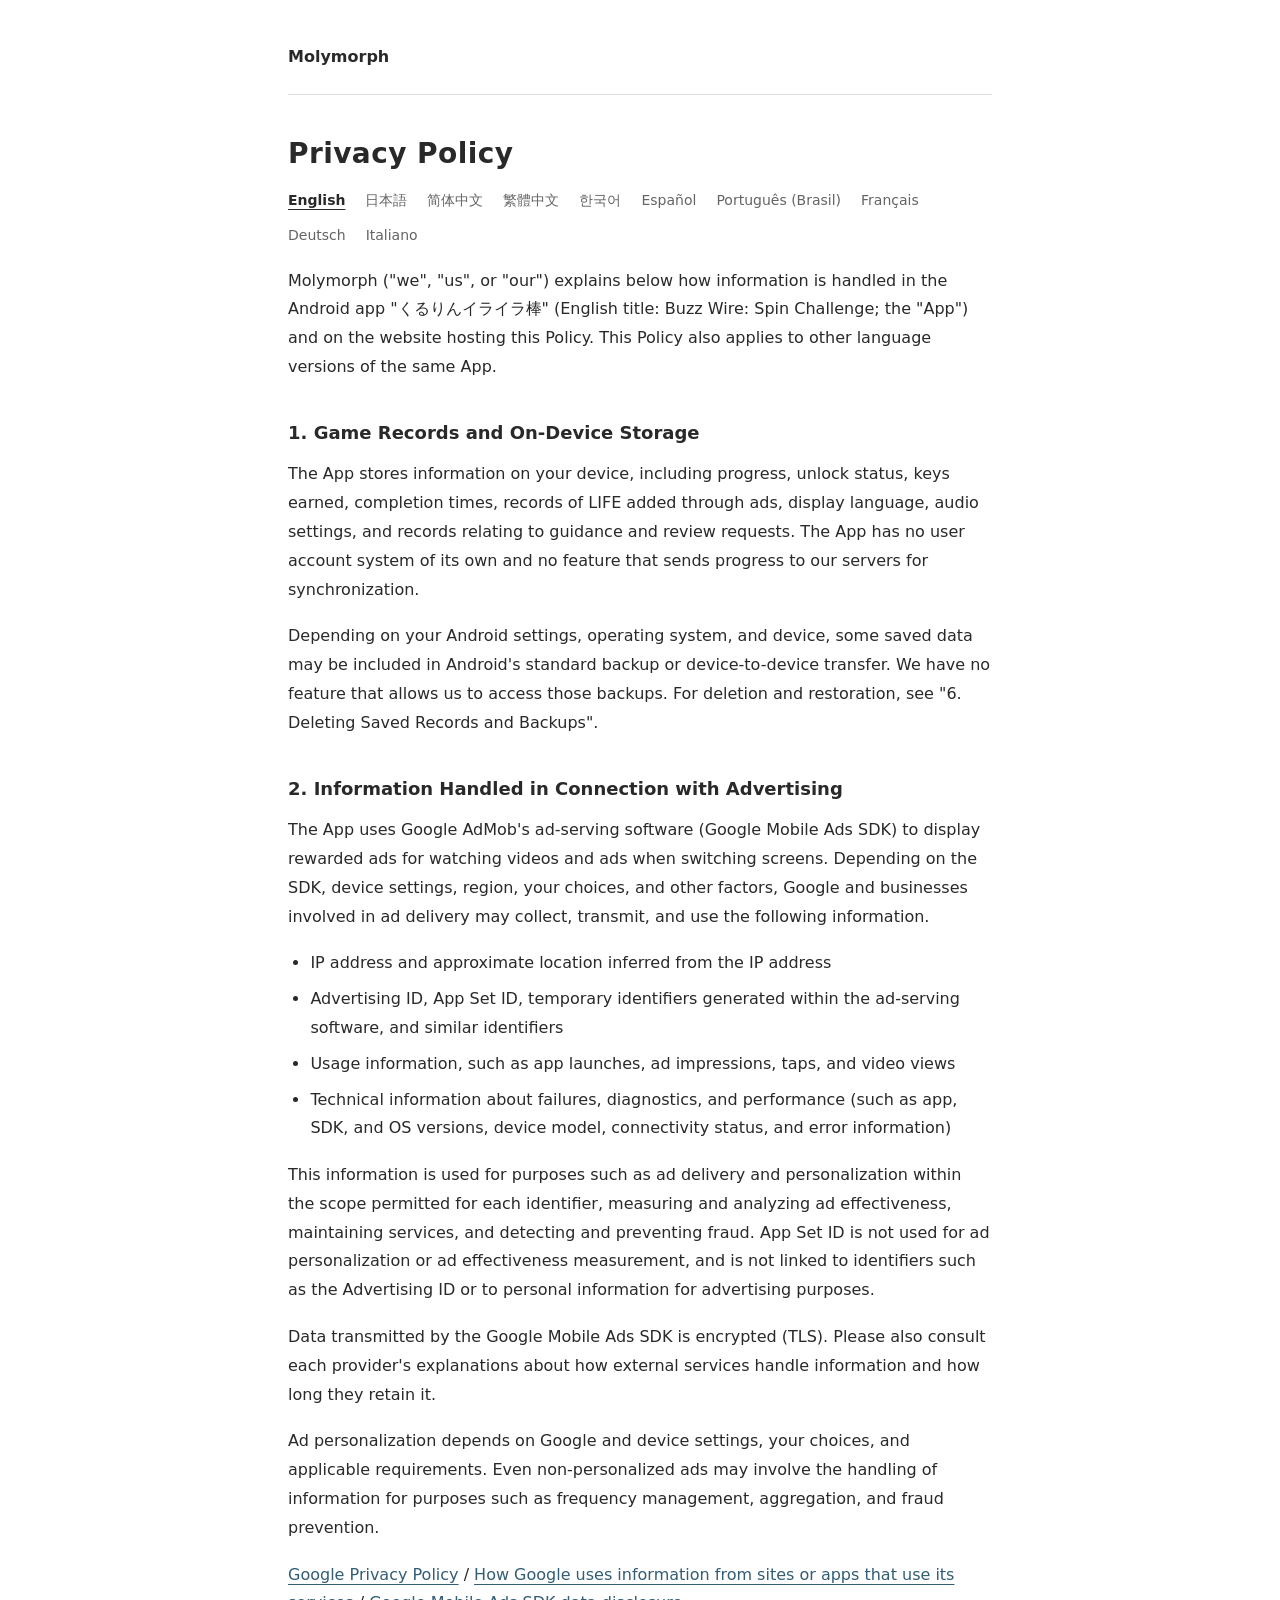
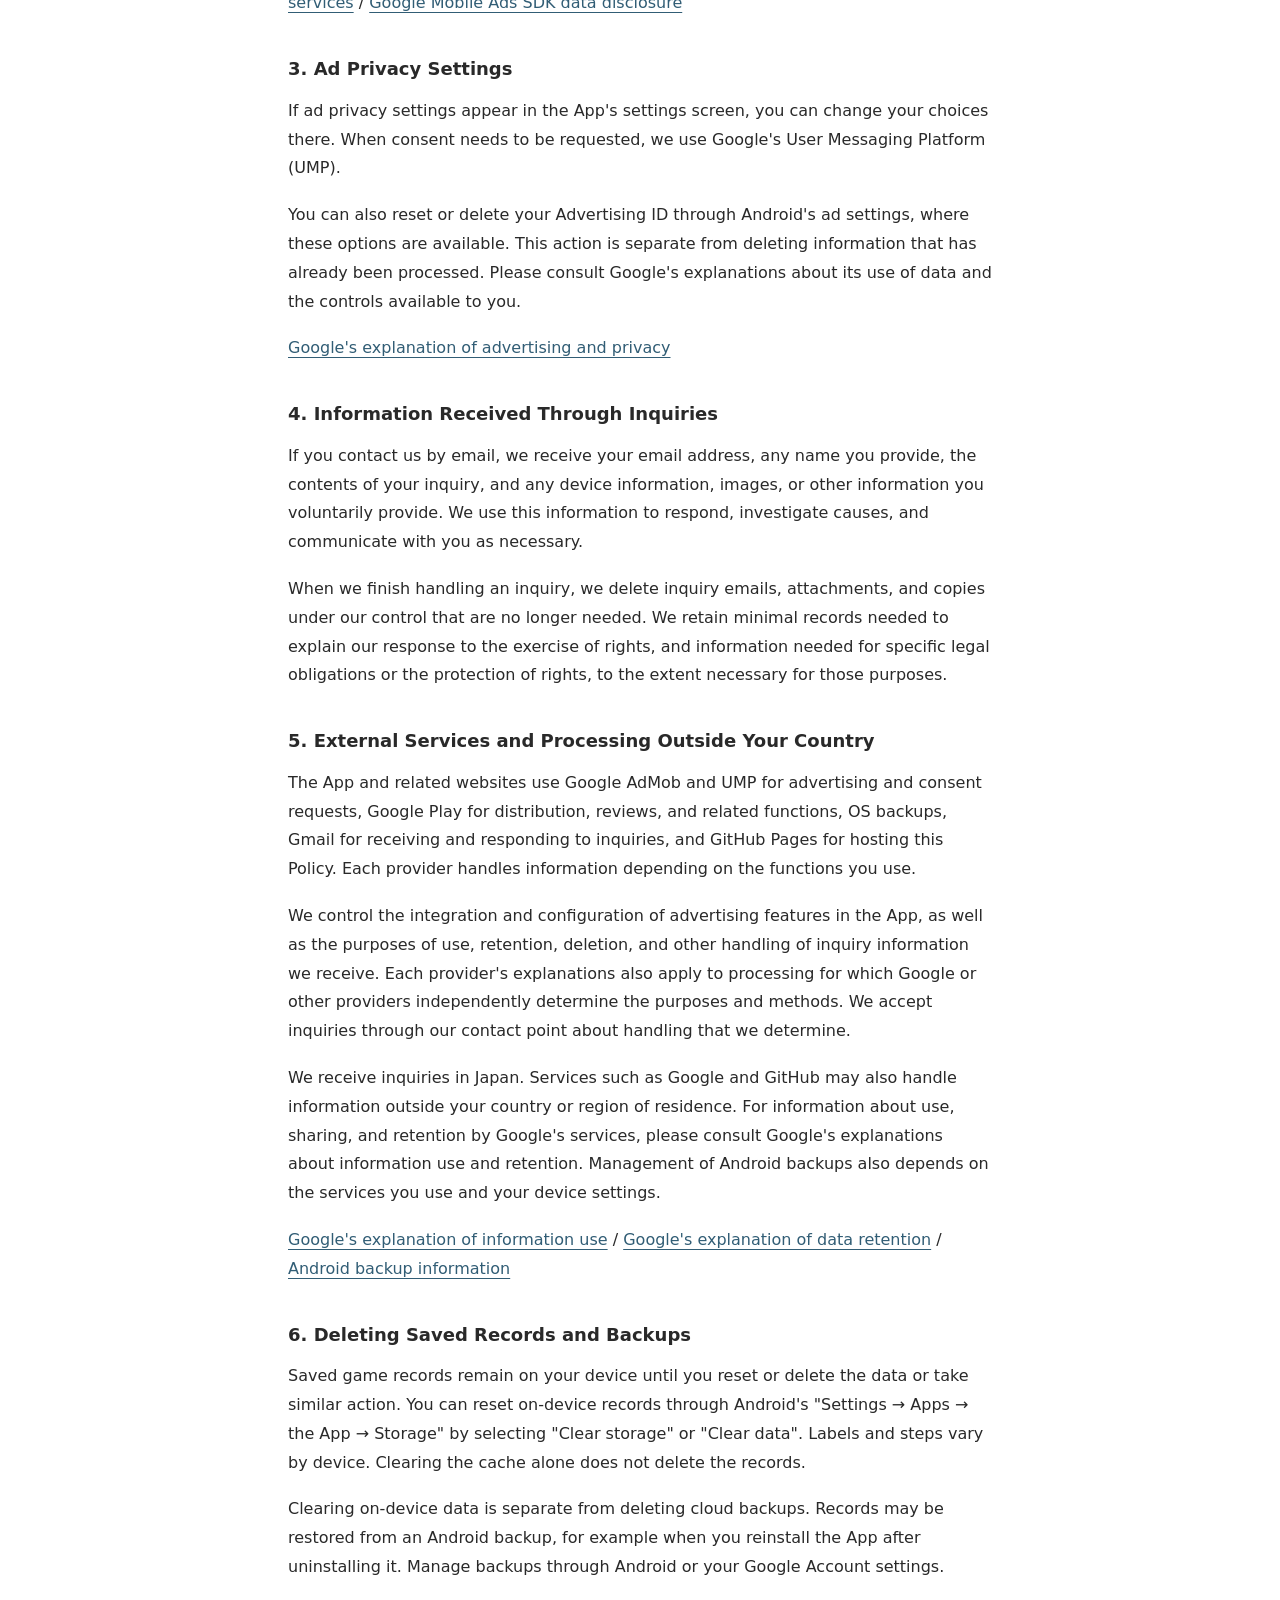
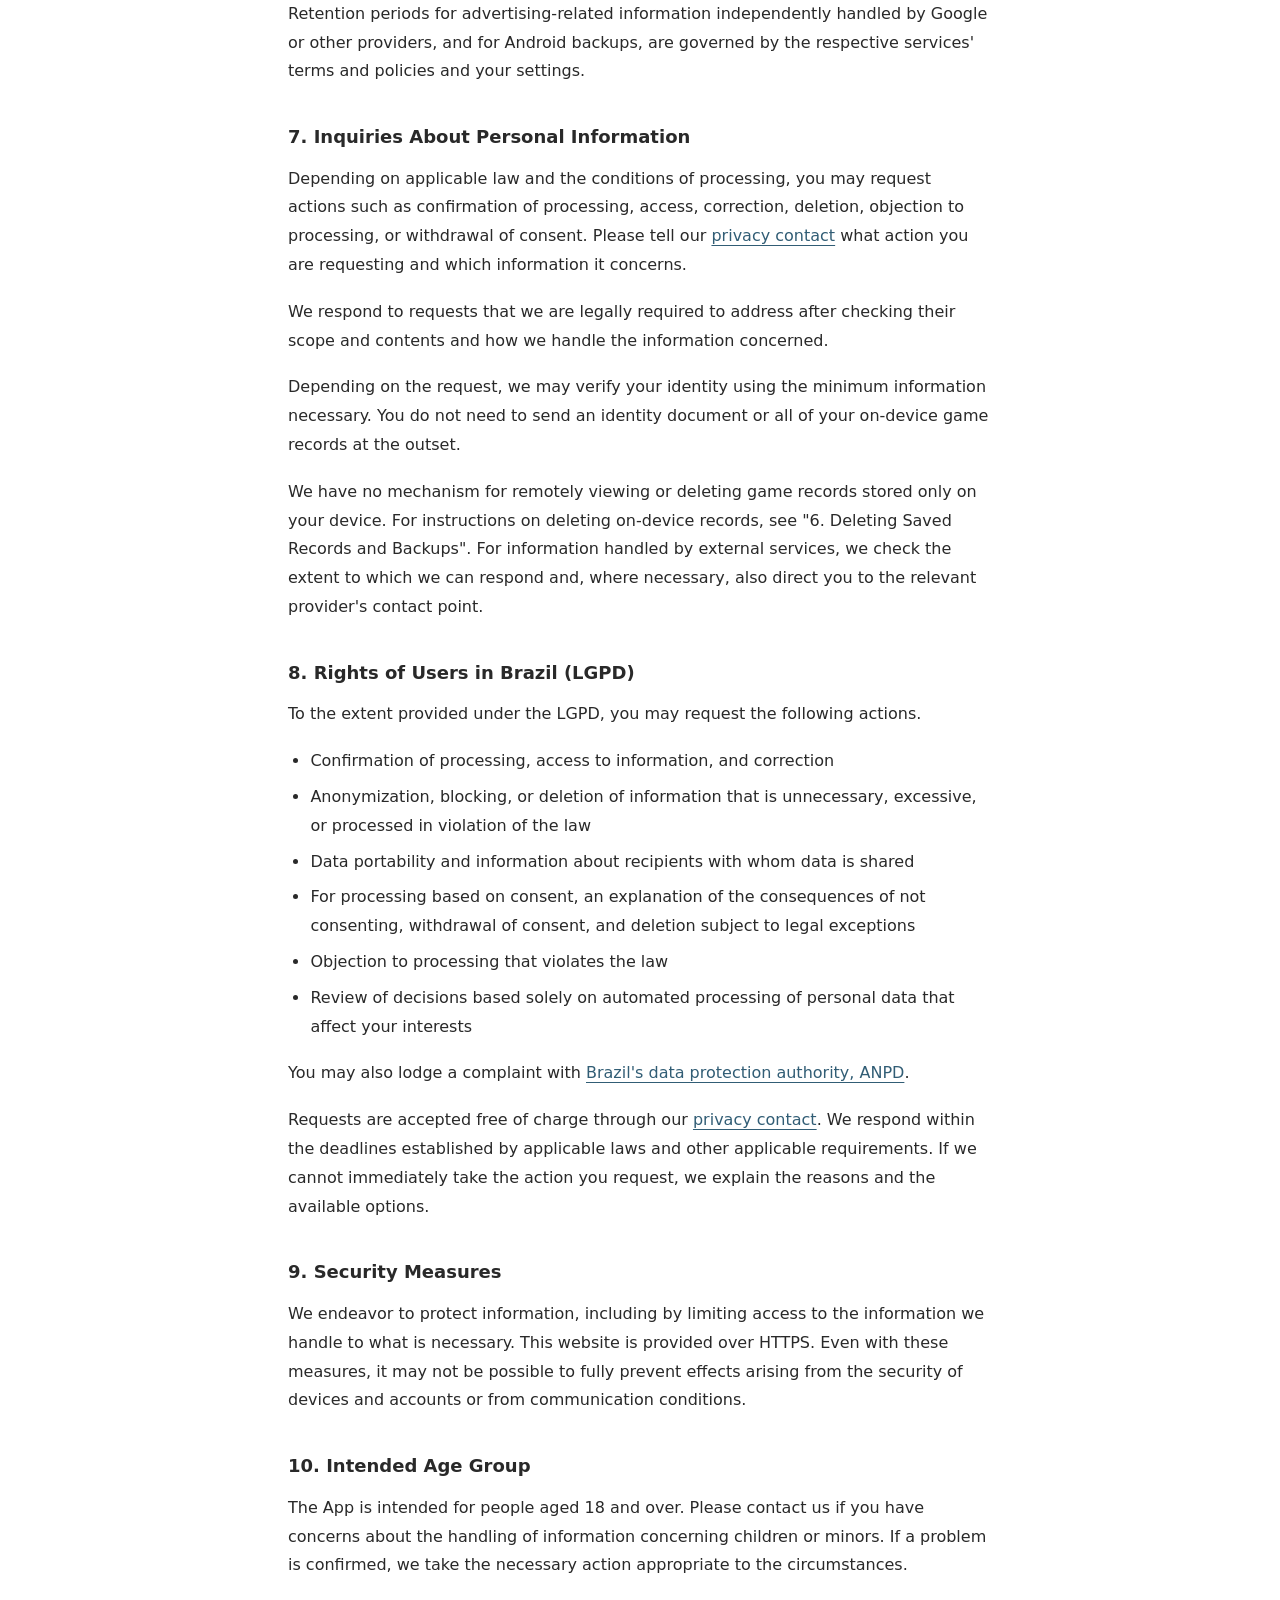
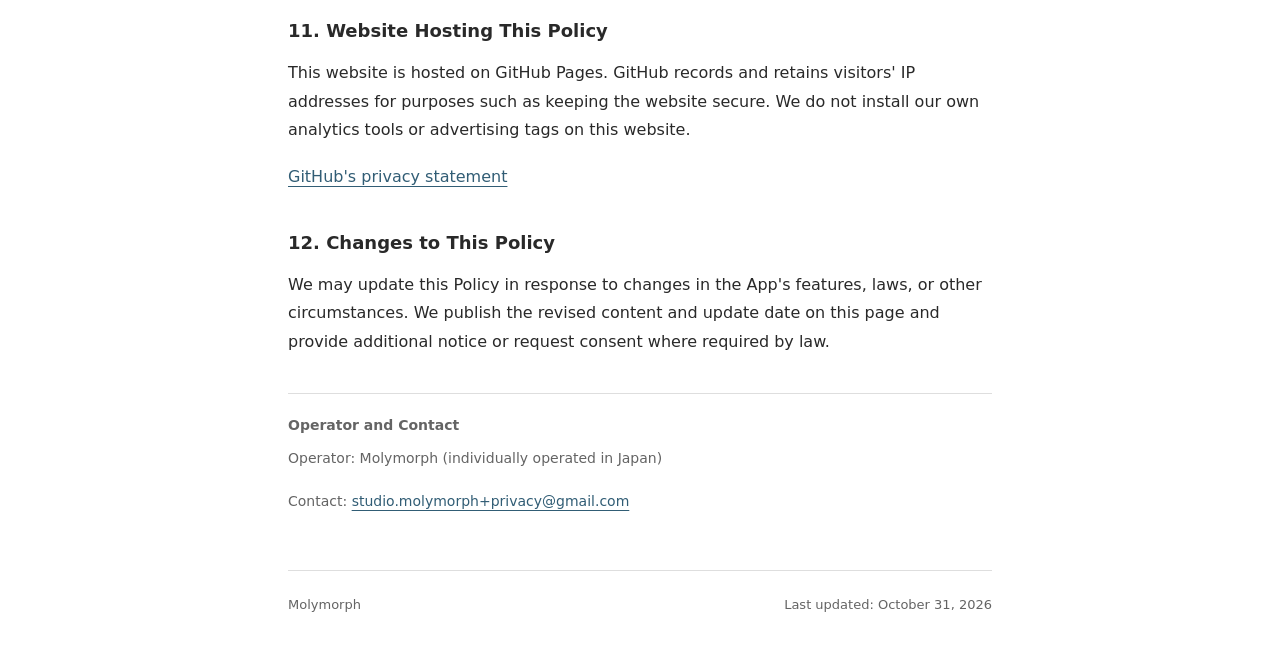
<file: index.html>
<!doctype html>
<html lang="en">
<head>
  <meta charset="utf-8">
  <meta name="viewport" content="width=device-width,initial-scale=1">
  <meta http-equiv="refresh" content="0;url=/privacy/">
  <link rel="canonical" href="https://studiomolymorph.github.io/privacy/">
  <title>Privacy Policy — Molymorph</title>
  <script>location.replace("/privacy/" + location.search + location.hash);</script>
</head>
<body><p><a href="/privacy/">Privacy Policy</a></p></body>
</html>
</file>
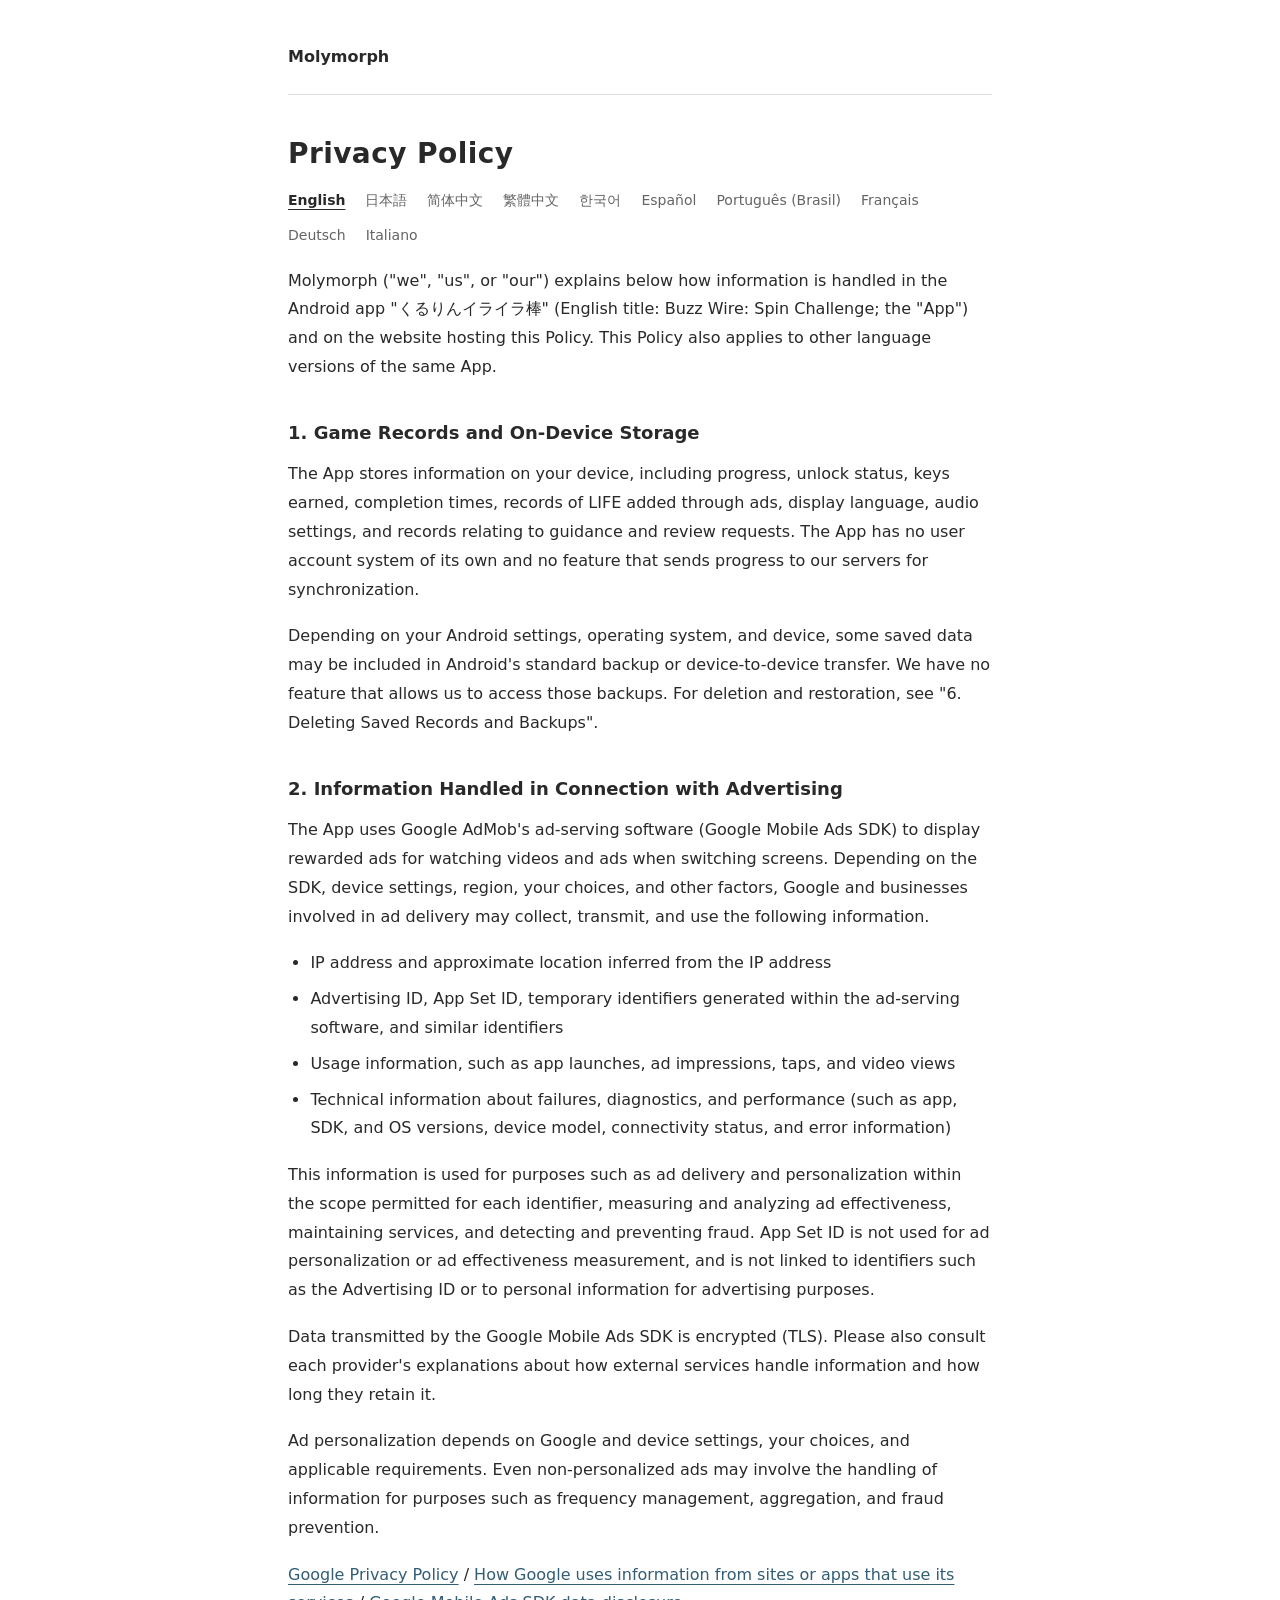
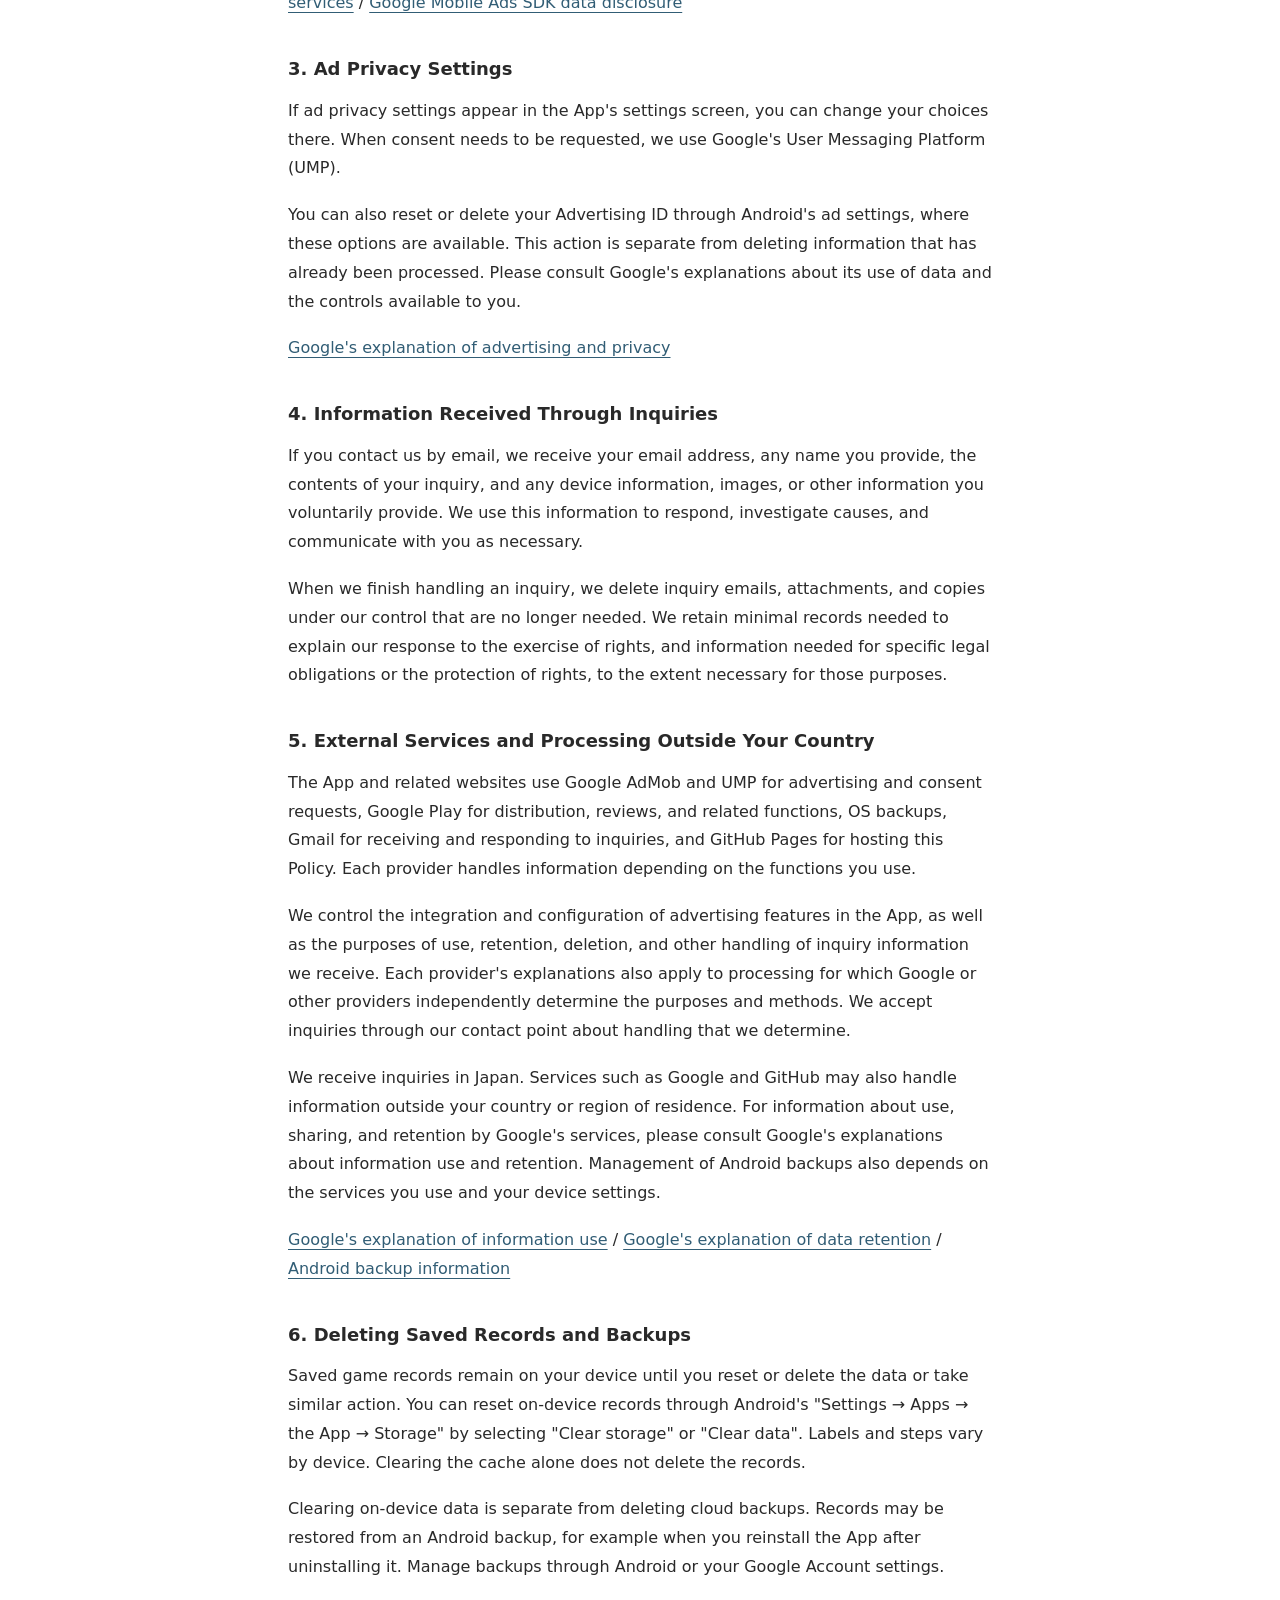
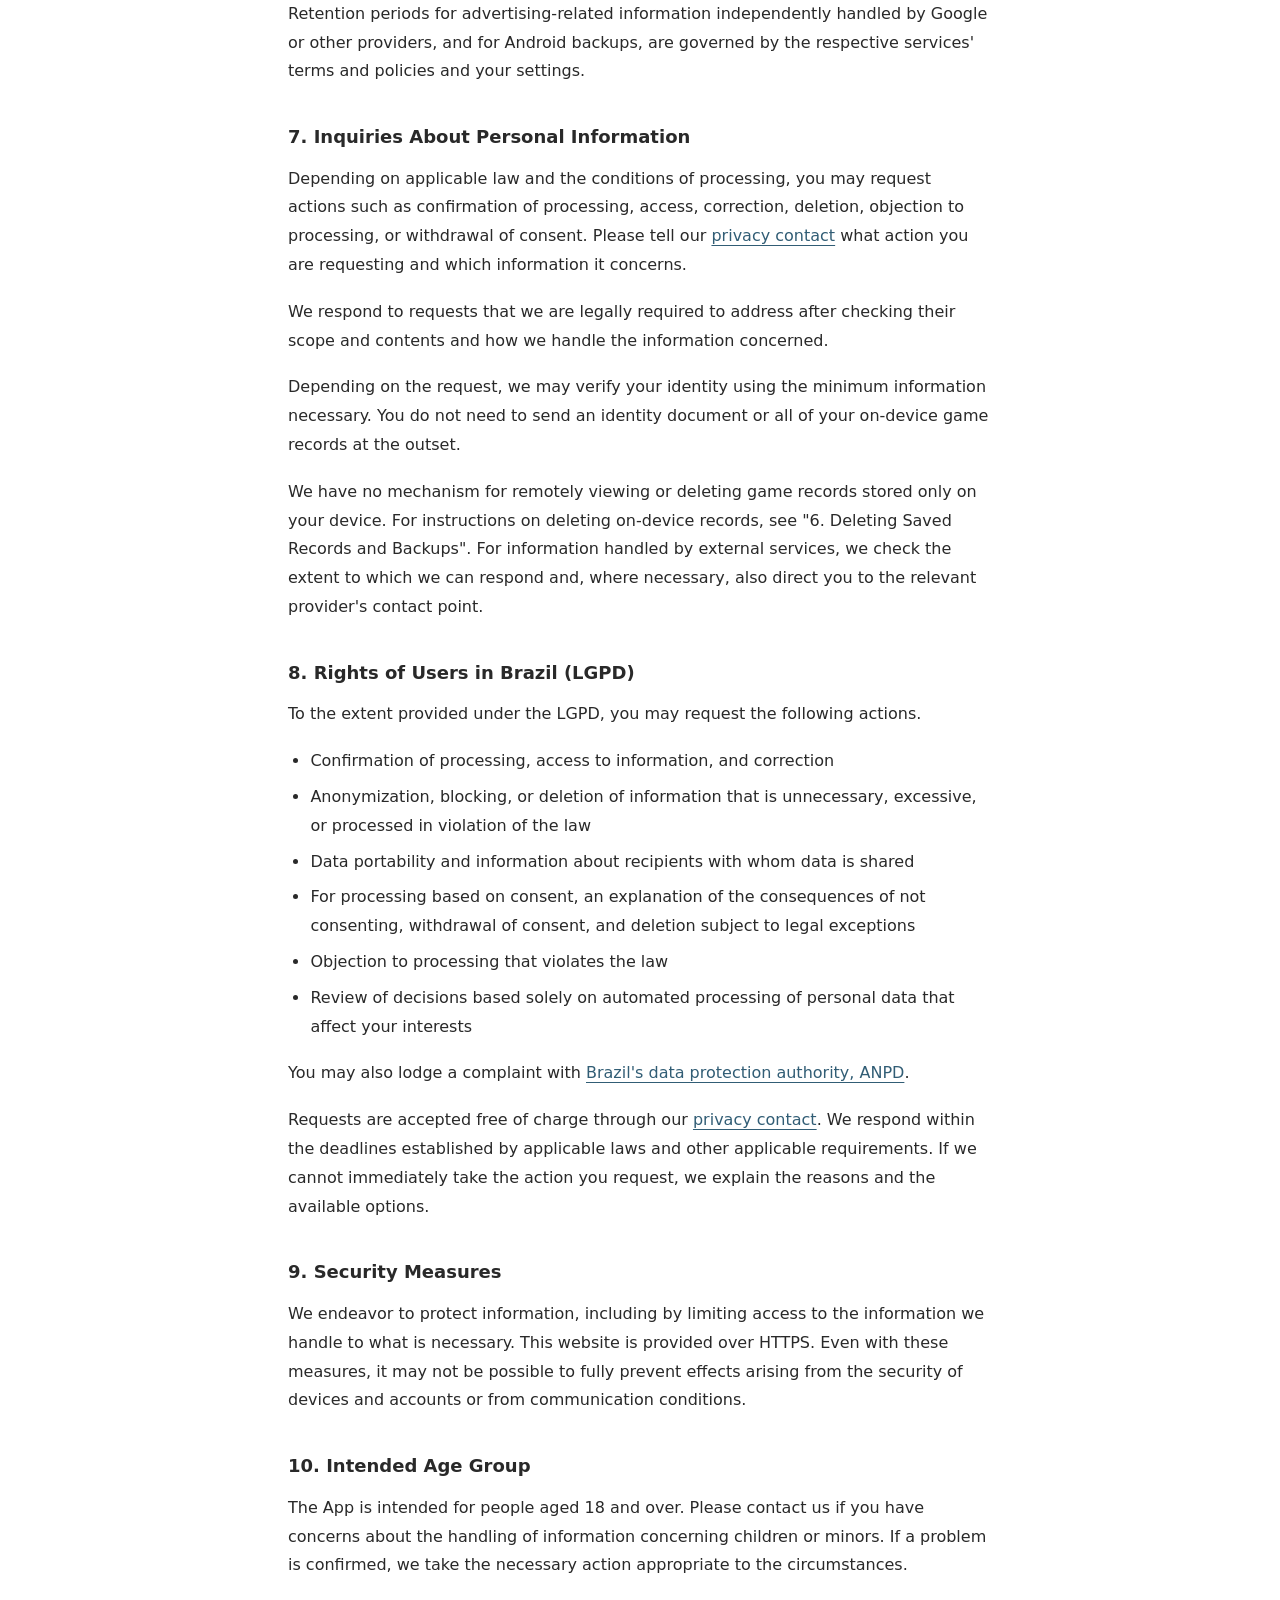
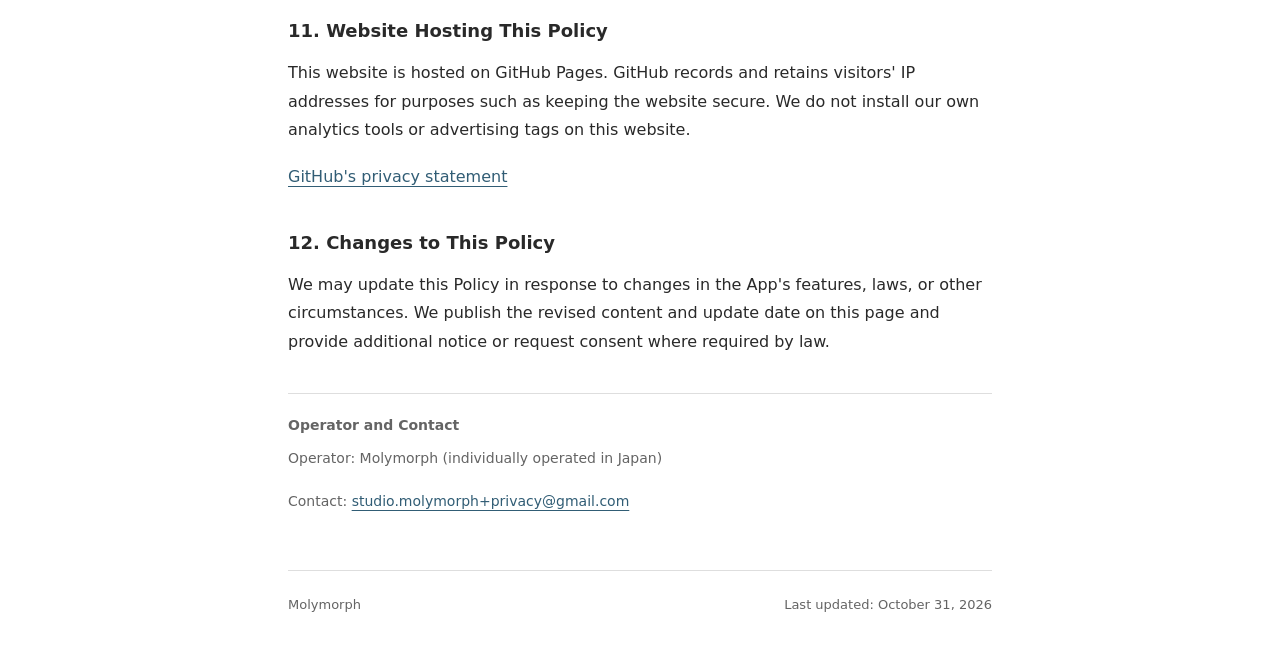
<file: privacy/index.html>
<!doctype html>
<html lang="en">
<head>
<meta charset="utf-8">
<meta name="viewport" content="width=device-width,initial-scale=1">
<meta name="description" content="Privacy Policy for the Molymorph game, available in 10 languages.">
<title>Privacy Policy — Molymorph</title>
<script>(() => {
const copy = {"en":{"title":"Privacy Policy","language":"Language"},"ja":{"title":"プライバシーポリシー","language":"表示言語"},"zh-CN":{"title":"隐私政策","language":"语言"},"zh-TW":{"title":"隱私權政策","language":"顯示語言"},"ko-KR":{"title":"개인정보 처리방침","language":"언어"},"es-ES":{"title":"Política de privacidad","language":"Idioma"},"pt-BR":{"title":"Política de Privacidade","language":"Idioma"},"fr-FR":{"title":"Politique de confidentialité","language":"Langue"},"de-DE":{"title":"Datenschutzerklärung","language":"Sprache"},"it-IT":{"title":"Informativa sulla privacy","language":"Lingua"}};
const aliases = {"en-us":"en","ja-jp":"ja","zh-hans":"zh-CN","zh-hant":"zh-TW","ko":"ko-KR","es":"es-ES","pt":"pt-BR","fr":"fr-FR","de":"de-DE","it":"it-IT"};
const languageFromUrl = () => {
  const requested = location.hash.slice(1).toLowerCase();
  return Object.keys(copy).find(key => key.toLowerCase() === requested) || aliases[requested] || "en";
};

const language = languageFromUrl();
document.documentElement.lang = language;
document.documentElement.dataset.policyCurrent = language;
document.title = `${copy[language].title} — Molymorph`;
})();</script>
<link rel="stylesheet" href="/privacy/document.css?v=20261031-r05">
</head>
<body>
<header class="site-header"><span class="brand">Molymorph</span></header>
<main>
<div class="document-heading"><h1 id="policy-title"><span data-policy-title="en">Privacy Policy</span><span data-policy-title="ja">プライバシーポリシー</span><span data-policy-title="zh-CN">隐私政策</span><span data-policy-title="zh-TW">隱私權政策</span><span data-policy-title="ko-KR">개인정보 처리방침</span><span data-policy-title="es-ES">Política de privacidad</span><span data-policy-title="pt-BR">Política de Privacidade</span><span data-policy-title="fr-FR">Politique de confidentialité</span><span data-policy-title="de-DE">Datenschutzerklärung</span><span data-policy-title="it-IT">Informativa sulla privacy</span></h1>
<nav class="languages" aria-label="Language"><a href="#en" lang="en" data-language="en" aria-current="true">English</a><a href="#ja" lang="ja" data-language="ja">日本語</a><a href="#zh-CN" lang="zh-CN" data-language="zh-CN">简体中文</a><a href="#zh-TW" lang="zh-TW" data-language="zh-TW">繁體中文</a><a href="#ko-KR" lang="ko-KR" data-language="ko-KR">한국어</a><a href="#es-ES" lang="es-ES" data-language="es-ES">Español</a><a href="#pt-BR" lang="pt-BR" data-language="pt-BR">Português (Brasil)</a><a href="#fr-FR" lang="fr-FR" data-language="fr-FR">Français</a><a href="#de-DE" lang="de-DE" data-language="de-DE">Deutsch</a><a href="#it-IT" lang="it-IT" data-language="it-IT">Italiano</a></nav></div>
<noscript><p>JavaScript is disabled. All language versions are shown below.</p></noscript>
<section id="en" lang="en" data-policy-language="en" aria-labelledby="policy-title">
<p>Molymorph (&quot;we&quot;, &quot;us&quot;, or &quot;our&quot;) explains below how information is handled in the Android app &quot;くるりんイライラ棒&quot; (English title: Buzz Wire: Spin Challenge; the &quot;App&quot;) and on the website hosting this Policy. This Policy also applies to other language versions of the same App.</p>
<h2>1. Game Records and On-Device Storage</h2>
<p>The App stores information on your device, including progress, unlock status, keys earned, completion times, records of LIFE added through ads, display language, audio settings, and records relating to guidance and review requests. The App has no user account system of its own and no feature that sends progress to our servers for synchronization.</p>
<p>Depending on your Android settings, operating system, and device, some saved data may be included in Android&#x27;s standard backup or device-to-device transfer. We have no feature that allows us to access those backups. For deletion and restoration, see &quot;6. Deleting Saved Records and Backups&quot;.</p>
<h2>2. Information Handled in Connection with Advertising</h2>
<p>The App uses Google AdMob&#x27;s ad-serving software (Google Mobile Ads SDK) to display rewarded ads for watching videos and ads when switching screens. Depending on the SDK, device settings, region, your choices, and other factors, Google and businesses involved in ad delivery may collect, transmit, and use the following information.</p>
<ul>
<li>IP address and approximate location inferred from the IP address</li>
<li>Advertising ID, App Set ID, temporary identifiers generated within the ad-serving software, and similar identifiers</li>
<li>Usage information, such as app launches, ad impressions, taps, and video views</li>
<li>Technical information about failures, diagnostics, and performance (such as app, SDK, and OS versions, device model, connectivity status, and error information)</li>
</ul>
<p>This information is used for purposes such as ad delivery and personalization within the scope permitted for each identifier, measuring and analyzing ad effectiveness, maintaining services, and detecting and preventing fraud. App Set ID is not used for ad personalization or ad effectiveness measurement, and is not linked to identifiers such as the Advertising ID or to personal information for advertising purposes.</p>
<p>Data transmitted by the Google Mobile Ads SDK is encrypted (TLS). Please also consult each provider&#x27;s explanations about how external services handle information and how long they retain it.</p>
<p>Ad personalization depends on Google and device settings, your choices, and applicable requirements. Even non-personalized ads may involve the handling of information for purposes such as frequency management, aggregation, and fraud prevention.</p>
<p><a href="https://policies.google.com/privacy?hl=en">Google Privacy Policy</a> / <a href="https://policies.google.com/technologies/partner-sites?hl=en">How Google uses information from sites or apps that use its services</a> / <a href="https://developers.google.com/admob/unity/privacy/play-data-disclosure?hl=en">Google Mobile Ads SDK data disclosure</a></p>
<h2>3. Ad Privacy Settings</h2>
<p>If ad privacy settings appear in the App&#x27;s settings screen, you can change your choices there. When consent needs to be requested, we use Google&#x27;s User Messaging Platform (UMP).</p>
<p>You can also reset or delete your Advertising ID through Android&#x27;s ad settings, where these options are available. This action is separate from deleting information that has already been processed. Please consult Google&#x27;s explanations about its use of data and the controls available to you.</p>
<p><a href="https://policies.google.com/technologies/ads?hl=en">Google&#x27;s explanation of advertising and privacy</a></p>
<h2>4. Information Received Through Inquiries</h2>
<p>If you contact us by email, we receive your email address, any name you provide, the contents of your inquiry, and any device information, images, or other information you voluntarily provide. We use this information to respond, investigate causes, and communicate with you as necessary.</p>
<p>When we finish handling an inquiry, we delete inquiry emails, attachments, and copies under our control that are no longer needed. We retain minimal records needed to explain our response to the exercise of rights, and information needed for specific legal obligations or the protection of rights, to the extent necessary for those purposes.</p>
<h2>5. External Services and Processing Outside Your Country</h2>
<p>The App and related websites use Google AdMob and UMP for advertising and consent requests, Google Play for distribution, reviews, and related functions, OS backups, Gmail for receiving and responding to inquiries, and GitHub Pages for hosting this Policy. Each provider handles information depending on the functions you use.</p>
<p>We control the integration and configuration of advertising features in the App, as well as the purposes of use, retention, deletion, and other handling of inquiry information we receive. Each provider&#x27;s explanations also apply to processing for which Google or other providers independently determine the purposes and methods. We accept inquiries through our contact point about handling that we determine.</p>
<p>We receive inquiries in Japan. Services such as Google and GitHub may also handle information outside your country or region of residence. For information about use, sharing, and retention by Google&#x27;s services, please consult Google&#x27;s explanations about information use and retention. Management of Android backups also depends on the services you use and your device settings.</p>
<p><a href="https://policies.google.com/technologies/partner-sites?hl=en">Google&#x27;s explanation of information use</a> / <a href="https://policies.google.com/technologies/retention?hl=en">Google&#x27;s explanation of data retention</a> / <a href="https://support.google.com/android/answer/2819582?hl=en">Android backup information</a></p>
<h2>6. Deleting Saved Records and Backups</h2>
<p>Saved game records remain on your device until you reset or delete the data or take similar action. You can reset on-device records through Android&#x27;s &quot;Settings → Apps → the App → Storage&quot; by selecting &quot;Clear storage&quot; or &quot;Clear data&quot;. Labels and steps vary by device. Clearing the cache alone does not delete the records.</p>
<p>Clearing on-device data is separate from deleting cloud backups. Records may be restored from an Android backup, for example when you reinstall the App after uninstalling it. Manage backups through Android or your Google Account settings.</p>
<p>Retention periods for advertising-related information independently handled by Google or other providers, and for Android backups, are governed by the respective services&#x27; terms and policies and your settings.</p>
<h2>7. Inquiries About Personal Information</h2>
<p>Depending on applicable law and the conditions of processing, you may request actions such as confirmation of processing, access, correction, deletion, objection to processing, or withdrawal of consent. Please tell our <a href="mailto:studio.molymorph+privacy@gmail.com">privacy contact</a> what action you are requesting and which information it concerns.</p>
<p>We respond to requests that we are legally required to address after checking their scope and contents and how we handle the information concerned.</p>
<p>Depending on the request, we may verify your identity using the minimum information necessary. You do not need to send an identity document or all of your on-device game records at the outset.</p>
<p>We have no mechanism for remotely viewing or deleting game records stored only on your device. For instructions on deleting on-device records, see &quot;6. Deleting Saved Records and Backups&quot;. For information handled by external services, we check the extent to which we can respond and, where necessary, also direct you to the relevant provider&#x27;s contact point.</p>
<h2>8. Rights of Users in Brazil (LGPD)</h2>
<p>To the extent provided under the LGPD, you may request the following actions.</p>
<ul>
<li>Confirmation of processing, access to information, and correction</li>
<li>Anonymization, blocking, or deletion of information that is unnecessary, excessive, or processed in violation of the law</li>
<li>Data portability and information about recipients with whom data is shared</li>
<li>For processing based on consent, an explanation of the consequences of not consenting, withdrawal of consent, and deletion subject to legal exceptions</li>
<li>Objection to processing that violates the law</li>
<li>Review of decisions based solely on automated processing of personal data that affect your interests</li>
</ul>
<p>You may also lodge a complaint with <a href="https://www.gov.br/anpd/pt-br">Brazil&#x27;s data protection authority, ANPD</a>.</p>
<p>Requests are accepted free of charge through our <a href="mailto:studio.molymorph+privacy@gmail.com">privacy contact</a>. We respond within the deadlines established by applicable laws and other applicable requirements. If we cannot immediately take the action you request, we explain the reasons and the available options.</p>
<h2>9. Security Measures</h2>
<p>We endeavor to protect information, including by limiting access to the information we handle to what is necessary. This website is provided over HTTPS. Even with these measures, it may not be possible to fully prevent effects arising from the security of devices and accounts or from communication conditions.</p>
<h2>10. Intended Age Group</h2>
<p>The App is intended for people aged 18 and over. Please contact us if you have concerns about the handling of information concerning children or minors. If a problem is confirmed, we take the necessary action appropriate to the circumstances.</p>
<h2>11. Website Hosting This Policy</h2>
<p>This website is hosted on GitHub Pages. GitHub records and retains visitors&#x27; IP addresses for purposes such as keeping the website secure. We do not install our own analytics tools or advertising tags on this website.</p>
<p><a href="https://docs.github.com/en/site-policy/privacy-policies/github-general-privacy-statement">GitHub&#x27;s privacy statement</a></p>
<h2>12. Changes to This Policy</h2>
<p>We may update this Policy in response to changes in the App&#x27;s features, laws, or other circumstances. We publish the revised content and update date on this page and provide additional notice or request consent where required by law.</p>
<div class="policy-contact" id="en-contact">
<h2>Operator and Contact</h2>
<p>Operator: Molymorph (individually operated in Japan)</p>
<p>Contact: <a href="mailto:studio.molymorph+privacy@gmail.com">studio.molymorph+privacy@gmail.com</a></p>
</div>
</section>
<section id="ja" lang="ja" data-policy-language="ja" aria-labelledby="policy-title">
<p>Molymorph（以下「当方」）は、Androidアプリ「くるりんイライラ棒」（英語名：Buzz Wire: Spin Challenge、以下「本アプリ」）および本ポリシー掲載サイトにおける情報の取扱いを、以下のとおり説明します。同じアプリの他言語版にも適用します。</p>
<h2>1. ゲームの記録と端末内の保存</h2>
<p>本アプリは、進行、解放状態、獲得した鍵、クリアタイム、広告によるLIFE追加の記録、表示言語、音声設定、案内やレビュー依頼に関する記録などを端末内に保存します。本アプリ独自のユーザーアカウントや、進行を当方のサーバーへ送信して同期する機能はありません。</p>
<p>Androidの設定・OS・端末に応じて、一部の保存データがAndroid標準バックアップや端末間移行の対象になります。当方がそのバックアップへアクセスする機能はありません。削除や復元については「6. 保存記録の削除とバックアップ」をご確認ください。</p>
<h2>2. 広告配信に伴う情報の取扱い</h2>
<p>本アプリはGoogle AdMobの広告配信用ソフトウェア（Google Mobile Ads SDK）を使用し、動画視聴による報酬付き広告と画面切り替え時の広告を表示します。Googleおよび広告配信に関わる事業者は、SDK、端末設定、地域、利用者の選択などに応じて、次の情報を取得・送信・利用することがあります。</p>
<ul>
<li>IPアドレス、およびIPアドレスから推定されるおおよその地域</li>
<li>広告ID、アプリセットID、広告配信用ソフトウェア内で生成する一時的な識別子など</li>
<li>アプリ起動、広告表示・タップ・動画視聴などの利用情報</li>
<li>障害、診断、処理性能などの技術情報（アプリ・SDK・OSの版、機種、通信状態、エラー情報など）</li>
</ul>
<p>これらは、識別子ごとに認められた範囲での広告配信・パーソナライズ、広告効果の測定・分析、サービスの維持、不正行為の検知・防止などに使われます。アプリセットIDは広告のパーソナライズや広告効果測定には使用せず、広告目的で広告ID等の識別子や個人情報と関連付けません。</p>
<p>Google Mobile Ads SDKによるデータの送信は暗号化されます（TLS）。外部サービス側の取扱いと保存期間については、各提供者の説明もご確認ください。</p>
<p>広告のパーソナライズには、Googleや端末の設定、利用者の選択、適用される要件が関係します。非パーソナライズ広告でも、表示回数の管理、集計、不正防止などのために情報が取り扱われることがあります。</p>
<p><a href="https://policies.google.com/privacy?hl=ja">Googleプライバシーポリシー</a> ／ <a href="https://policies.google.com/technologies/partner-sites?hl=ja">Googleのサービスを使用するサイトやアプリから収集した情報の利用</a> ／ <a href="https://developers.google.com/admob/unity/privacy/play-data-disclosure?hl=ja">Google Mobile Ads SDKのデータに関する説明</a></p>
<h2>3. 広告のプライバシー設定</h2>
<p>アプリの設定画面に広告のプライバシー設定が表示される場合は、そこから選択内容を変更できます。同意確認が必要な場合は、Googleの仕組み（User Messaging Platform、UMP）を使用します。</p>
<p>Androidの広告設定でも、利用可能な範囲で広告IDのリセット・削除などを行えます。この操作は、すでに処理された情報の削除とは別のものです。Googleによるデータ利用と利用可能な管理方法については、Googleの説明をご確認ください。</p>
<p><a href="https://policies.google.com/technologies/ads?hl=ja">Googleの広告とプライバシーに関する説明</a></p>
<h2>4. お問い合わせで受け取る情報</h2>
<p>メールでお問い合わせいただいた場合、メールアドレス、記載されたお名前、問い合わせ内容、任意で提供された端末情報や画像などを受け取ります。対応、原因調査、必要な連絡のために利用します。</p>
<p>当方が管理する問い合わせメール・添付・複製について、対応終了時に不要となったものを削除します。権利行使への対応を説明するための最小限の記録や、具体的な法的義務・権利保護のために必要な情報は、その目的に必要な範囲で保持します。</p>
<h2>5. 外部サービス・国外での取扱い</h2>
<p>本アプリと関連サイトでは、広告・同意確認のためにGoogle AdMob・UMP、配布・レビュー等のためにGoogle Play、OSのバックアップ、問い合わせの受信・対応のためにGmail、ポリシーの掲載のためにGitHub Pagesを利用します。利用する機能に応じて、それぞれの提供者が情報を取り扱います。</p>
<p>当方は、本アプリへの広告機能の組み込み・設定や、当方が受け取る問い合わせ情報の利用目的・保存・削除等を管理します。Google等が独自に利用目的・方法を決めて行う処理には、各提供者の説明も適用されます。当方が決定する取扱いについては、当方の窓口でお問い合わせを受け付けます。</p>
<p>当方は日本で問い合わせを受け取ります。GoogleやGitHub等のサービスでも、お住まいの国・地域以外で情報が取り扱われることがあります。Googleのサービスにおける利用・共有・保存については、Googleの情報利用と保持の説明をご確認ください。Androidバックアップの管理は、利用しているサービスや端末の設定にも依存します。</p>
<p><a href="https://policies.google.com/technologies/partner-sites?hl=ja">Googleによる情報利用の説明</a> ／ <a href="https://policies.google.com/technologies/retention?hl=ja">Googleのデータ保持の説明</a> ／ <a href="https://support.google.com/android/answer/2819582?hl=ja">Androidバックアップの説明</a></p>
<h2>6. 保存記録の削除とバックアップ</h2>
<p>ゲームの保存記録は、データの初期化・削除などを行うまで端末内に残ります。Androidの「設定 → アプリ → 本アプリ → ストレージ」から「ストレージを消去」または「データを消去」を行うと、端末内の記録を初期化できます。表示名や手順は端末により異なります。キャッシュ削除だけでは記録は消えません。</p>
<p>端末内データの消去とクラウドバックアップの削除は別です。アンインストール後の再インストールなどで、Androidのバックアップから記録が復元される場合があります。バックアップはAndroidやGoogleアカウント側の設定で管理してください。</p>
<p>Google等が独自に取り扱う広告関連情報やAndroidバックアップの保存期間は、それぞれのサービスの規約・ポリシーと利用者の設定に従います。</p>
<h2>7. 個人情報に関するお問い合わせ</h2>
<p>適用される法令と処理の条件に応じて、情報の確認、アクセス、訂正、削除、処理への異議や同意の撤回などを求めることができます。<a href="mailto:studio.molymorph+privacy@gmail.com">プライバシー窓口</a>へ、希望する対応と対象となる情報をお知らせください。</p>
<p>法令上必要な求めには、その対象と内容、当方による情報の取扱いを確認したうえで対応します。</p>
<p>内容に応じて、必要な最小限の情報で本人確認を行う場合があります。最初から身分証明書や端末内のゲーム記録全体を送る必要はありません。</p>
<p>当方は端末内にのみ保存されたゲーム記録を遠隔で閲覧・削除する仕組みを備えていません。端末内の記録の消去方法は「6. 保存記録の削除とバックアップ」をご確認ください。外部サービスが取り扱う情報については、当方が対応できる範囲を確認し、必要に応じて該当する提供者の窓口も案内します。</p>
<h2>8. ブラジルの利用者の権利（LGPD）</h2>
<p>LGPDで認められる範囲で、次の対応を求めることができます。</p>
<ul>
<li>取扱いの有無の確認、情報へのアクセス、訂正</li>
<li>不要・過剰または法令に反して取り扱われた情報の匿名化・利用停止・削除</li>
<li>データの移行、提供先に関する説明</li>
<li>同意に基づく取扱いについて、同意しない場合の影響の説明、同意の撤回、法令上の例外を除く削除</li>
<li>法令に反する取扱いへの異議</li>
<li>個人データの自動処理のみに基づき行われ、利用者の利益に影響する決定の見直し</li>
</ul>
<p><a href="https://www.gov.br/anpd/pt-br">ブラジルのデータ保護機関ANPD</a>に申し立てることもできます。</p>
<p>ご依頼は<a href="mailto:studio.molymorph+privacy@gmail.com">プライバシー窓口</a>で無料で受け付けます。適用される法令等に従い、定められた期限内に対応します。直ちに希望の措置を取れない場合は、その理由と可能な対応を説明します。</p>
<h2>9. 安全管理</h2>
<p>当方は、取り扱う情報へのアクセスを必要な範囲に制限するなど、情報の保護に努めます。本サイトはHTTPSで提供します。これらの対策を行っても、端末・アカウントの安全性や通信環境による影響を完全に防げるとは限りません。</p>
<h2>10. 対象年齢</h2>
<p>本アプリは18歳以上の方を対象としています。お子様や未成年者の情報の取扱いについて懸念がある場合はお問い合わせください。問題が確認された場合は、状況に応じて必要な対応を行います。</p>
<h2>11. 本ポリシー掲載サイト</h2>
<p>本サイトはGitHub Pagesで公開しています。GitHubはサイトの安全確保などのため、閲覧者のIPアドレスを記録・保存します。当方は、本サイトに独自のアクセス解析ツールや広告タグを設置していません。</p>
<p><a href="https://docs.github.com/en/site-policy/privacy-policies/github-general-privacy-statement">GitHubのプライバシーに関する説明</a></p>
<h2>12. ポリシーの変更</h2>
<p>アプリの機能や法令などの変更に応じて、本ポリシーを更新することがあります。変更後の内容と更新日は本ページに掲載し、法令上必要な場合には追加の通知や同意確認を行います。</p>
<div class="policy-contact" id="ja-contact">
<h2>運営者・お問い合わせ</h2>
<p>運営者：Molymorph（日本での個人運営）</p>
<p>お問い合わせ：<a href="mailto:studio.molymorph+privacy@gmail.com">studio.molymorph+privacy@gmail.com</a></p>
</div>
</section>
<section id="zh-CN" lang="zh-CN" data-policy-language="zh-CN" aria-labelledby="policy-title">
<p>Molymorph（以下简称“我们”）就Android应用“电流急急棒：旋转挑战”（日文名：くるりんイライラ棒；英文名：Buzz Wire: Spin Challenge，以下简称“本应用”）及刊载本政策的网站如何处理信息，作以下说明。本政策也适用于同一应用的其他语言版本。</p>
<h2>1. 游戏记录与设备内存储</h2>
<p>本应用会在设备内保存游戏进度、解锁状态、获得的钥匙、通关时间、通过广告增加LIFE的记录、显示语言、声音设置、提示和评价邀请的相关记录等。本应用没有独立的用户账号，也没有将游戏进度发送到我们的服务器进行同步的功能。</p>
<p>根据Android设置、操作系统和设备的情况，部分保存数据会纳入Android标准备份或设备间迁移的范围。我们没有访问这些备份的功能。有关删除和恢复，请参阅“6. 保存记录的删除与备份”。</p>
<h2>2. 广告投放涉及的信息处理</h2>
<p>本应用使用Google AdMob的广告投放软件（Google Mobile Ads SDK），显示通过观看视频获得奖励的广告以及切换画面时的广告。Google及参与广告投放的服务商可能根据SDK、设备设置、地区、用户选择等情况，获取、发送及使用以下信息。</p>
<ul>
<li>IP地址，以及根据IP地址推断的大致地区</li>
<li>广告ID、应用集ID，以及在广告投放软件内生成的临时标识符等</li>
<li>应用启动、广告展示、点击、视频观看等使用信息</li>
<li>故障、诊断、处理性能等技术信息（应用、SDK、操作系统的版本、设备型号、网络连接状态、错误信息等）</li>
</ul>
<p>这些信息会在各类标识符获准的范围内，用于广告投放和个性化、广告效果衡量与分析、服务维护、欺诈行为的检测与防范等。应用集ID不用于广告个性化或广告效果衡量，也不会出于广告目的与广告ID等标识符或个人信息关联。</p>
<p>Google Mobile Ads SDK发送数据时会进行加密（TLS）。有关外部服务的信息处理和保存期限，也请查阅各提供商的说明。</p>
<p>广告个性化与Google及设备的设置、用户选择以及适用要求有关。即使是非个性化广告，也可能为控制展示次数、统计及防范欺诈等目的而处理信息。</p>
<p><a href="https://policies.google.com/privacy?hl=zh-CN">Google隐私政策</a> ／ <a href="https://policies.google.com/technologies/partner-sites?hl=zh-CN">从使用Google服务的网站或应用中收集的信息如何被使用</a> ／ <a href="https://developers.google.com/admob/unity/privacy/play-data-disclosure?hl=zh-CN">Google Mobile Ads SDK的数据说明</a></p>
<h2>3. 广告隐私设置</h2>
<p>如果应用的设置页面中显示广告隐私设置，您可以从那里更改所作的选择。需要确认同意时，我们使用Google的机制（User Messaging Platform，UMP）。</p>
<p>您也可以在Android的广告设置中，在可用范围内重置或删除广告ID等。这项操作与删除已经处理的信息是两回事。有关Google如何使用数据以及可用的管理方式，请查阅Google的说明。</p>
<p><a href="https://policies.google.com/technologies/ads?hl=zh-CN">Google关于广告与隐私的说明</a></p>
<h2>4. 咨询时收到的信息</h2>
<p>当您通过电子邮件联系我们时，我们会收到您的电子邮件地址、邮件中填写的姓名、咨询内容，以及您自愿提供的设备信息或图片等。我们将这些信息用于处理咨询、调查原因及必要的联系。</p>
<p>对于我们管理的咨询邮件、附件及副本，我们会在咨询处理结束时删除其中不再需要的内容。为说明如何回应权利行使请求而保留的最少记录，以及为履行具体法律义务或保护权利所需的信息，会在相关目的所需的范围内保留。</p>
<h2>5. 外部服务与境外信息处理</h2>
<p>本应用和相关网站使用Google AdMob及UMP投放广告和确认同意，使用Google Play进行分发、提供评价等，使用操作系统备份，使用Gmail接收和处理咨询，并使用GitHub Pages刊载本政策。各服务提供商会根据所使用的功能处理信息。</p>
<p>我们负责管理本应用广告功能的集成与设置，以及我们收到的咨询信息的使用目的、保存、删除等。对于Google等提供商自主决定使用目的和方式的信息处理，也适用各提供商的说明。如对我们决定的信息处理有疑问，可以通过我们的联系渠道咨询。</p>
<p>我们在日本接收咨询。Google、GitHub等服务也可能在您居住的国家或地区以外处理信息。有关Google服务中的信息使用、共享和保存，请查阅Google关于信息使用和保留的说明。Android备份的管理也取决于所用服务和设备的设置。</p>
<p><a href="https://policies.google.com/technologies/partner-sites?hl=zh-CN">Google关于信息使用的说明</a> ／ <a href="https://policies.google.com/technologies/retention?hl=zh-CN">Google关于数据保留的说明</a> ／ <a href="https://support.google.com/android/answer/2819582?hl=zh-CN">Android备份说明</a></p>
<h2>6. 保存记录的删除与备份</h2>
<p>游戏保存记录会留在设备内，直至数据被重置、删除等。您可以在Android的“设置 → 应用 → 本应用 → 存储”中选择“清除存储空间”或“清除数据”，重置设备内的记录。显示名称和操作步骤因设备而异。仅清除缓存不会删除记录。</p>
<p>清除设备内数据与删除云端备份是两回事。卸载后重新安装等情况下，记录可能从Android备份中恢复。请通过Android或Google账号的设置管理备份。</p>
<p>Google等提供商独立处理的广告相关信息以及Android备份的保存期限，遵循各服务的条款、政策及用户设置。</p>
<h2>7. 个人信息相关咨询</h2>
<p>根据适用法律法规和处理条件，您可以请求确认、访问、更正或删除信息，对信息处理提出异议或撤回同意等。请通过<a href="mailto:studio.molymorph+privacy@gmail.com">隐私联系渠道</a>告知我们您希望采取的措施及所涉及的信息。</p>
<p>对于依法需要处理的请求，我们会在确认请求的对象、内容以及我们对信息的处理情况后作出回应。</p>
<p>根据请求内容，我们可能会使用必要的最少信息核实您的身份。您不需要一开始就发送身份证明文件或设备内的全部游戏记录。</p>
<p>我们没有远程查看或删除仅保存在设备内的游戏记录的机制。有关删除设备内记录的方法，请参阅“6. 保存记录的删除与备份”。对于外部服务处理的信息，我们会确认能够处理的范围，并在必要时告知您相应提供商的联系渠道。</p>
<h2>8. 巴西用户的权利（LGPD）</h2>
<p>在LGPD认可的范围内，您可以提出以下请求。</p>
<ul>
<li>确认是否处理信息、访问信息以及更正信息</li>
<li>对不必要、过量或违法处理的信息进行匿名化、停止使用或删除</li>
<li>转移数据、说明信息接收方</li>
<li>对于基于同意的信息处理，说明不同意的影响、撤回同意，以及除法律规定的例外情形外删除信息</li>
<li>对违法的信息处理提出异议</li>
<li>复核完全基于个人数据自动化处理作出、且影响用户利益的决定</li>
</ul>
<p>您也可以向<a href="https://www.gov.br/anpd/pt-br">巴西数据保护机构ANPD</a>提出申诉。</p>
<p>我们通过<a href="mailto:studio.molymorph+privacy@gmail.com">隐私联系渠道</a>免费受理请求，并按照适用法律法规等规定，在规定期限内处理。如果无法立即采取您希望的措施，我们会说明原因及可采取的措施。</p>
<h2>9. 安全管理</h2>
<p>我们通过将信息访问限制在必要范围等措施，努力保护所处理的信息。本网站通过HTTPS提供服务。即使采取这些措施，也未必能完全防止设备、账号的安全状况或网络环境所带来的影响。</p>
<h2>10. 适用年龄</h2>
<p>本应用面向18岁及以上人士。如果您对儿童或未成年人的信息处理有疑虑，请联系我们。确认存在问题后，我们会根据具体情况采取必要措施。</p>
<h2>11. 刊载本政策的网站</h2>
<p>本网站通过GitHub Pages发布。GitHub会为保障网站安全等目的，记录和保存访问者的IP地址。我们没有在本网站设置自行部署的访问分析工具或广告标签。</p>
<p><a href="https://docs.github.com/en/site-policy/privacy-policies/github-general-privacy-statement">GitHub隐私说明</a></p>
<h2>12. 本政策的变更</h2>
<p>我们可能根据应用功能或法律法规等的变化更新本政策。变更后的内容和更新日期将刊载于本页面；如法律要求，我们还会另行通知或确认同意。</p>
<div class="policy-contact" id="zh-CN-contact">
<h2>运营者与联系方式</h2>
<p>运营者：Molymorph（在日本由个人运营）</p>
<p>联系方式：<a href="mailto:studio.molymorph+privacy@gmail.com">studio.molymorph+privacy@gmail.com</a></p>
</div>
</section>
<section id="zh-TW" lang="zh-TW" data-policy-language="zh-TW" aria-labelledby="policy-title">
<p>Molymorph（以下稱「我們」）就Android應用程式「電流急急棒：旋轉挑戰」（日文名稱：くるりんイライラ棒；英文名稱：Buzz Wire: Spin Challenge，以下稱「本應用程式」）及刊載本政策的網站如何處理資訊，作以下說明。本政策也適用於同一應用程式的其他語言版本。</p>
<h2>1. 遊戲紀錄與裝置內儲存</h2>
<p>本應用程式會在裝置內儲存遊戲進度、解鎖狀態、獲得的鑰匙、通關時間、透過廣告增加LIFE的紀錄、顯示語言、音效設定、提示與評價邀請的相關紀錄等。本應用程式沒有獨立的使用者帳戶，也沒有將遊戲進度傳送至我們的伺服器進行同步的功能。</p>
<p>依Android設定、作業系統及裝置而定，部分儲存資料會納入Android標準備份或裝置間移轉的範圍。我們沒有存取這些備份的功能。關於刪除與還原，請參閱「6. 儲存紀錄的刪除與備份」。</p>
<h2>2. 廣告投放涉及的資訊處理</h2>
<p>本應用程式使用Google AdMob的廣告投放軟體（Google Mobile Ads SDK），顯示觀看影片可獲得獎勵的廣告，以及畫面切換時的廣告。Google及參與廣告投放的業者可能依SDK、裝置設定、地區、使用者選擇等情況，取得、傳送及使用下列資訊。</p>
<ul>
<li>IP位址，以及依IP位址推估的大致地區</li>
<li>廣告ID、應用程式集ID，以及在廣告投放軟體內產生的暫時性識別碼等</li>
<li>應用程式啟動、廣告顯示、點選、影片觀看等使用資訊</li>
<li>故障、診斷、處理效能等技術資訊（應用程式、SDK、作業系統的版本、裝置型號、網路連線狀態、錯誤資訊等）</li>
</ul>
<p>這些資訊會在各類識別碼獲准的範圍內，用於廣告投放與個人化、廣告成效評估與分析、服務維護、詐欺行為的偵測與防範等。應用程式集ID不會用於廣告個人化或廣告成效評估，也不會基於廣告目的與廣告ID等識別碼或個人資料連結。</p>
<p>Google Mobile Ads SDK傳送資料時會進行加密（TLS）。關於外部服務的資訊處理與保存期間，也請參閱各提供者的說明。</p>
<p>廣告個人化與Google及裝置的設定、使用者選擇，以及適用要求有關。即使是非個人化廣告，也可能為管理顯示次數、統計及防範詐欺等目的而處理資訊。</p>
<p><a href="https://policies.google.com/privacy?hl=zh-TW">Google隱私權政策</a> ／ <a href="https://policies.google.com/technologies/partner-sites?hl=zh-TW">從使用Google服務的網站或應用程式蒐集的資訊如何使用</a> ／ <a href="https://developers.google.com/admob/unity/privacy/play-data-disclosure?hl=zh-TW">Google Mobile Ads SDK的資料說明</a></p>
<h2>3. 廣告隱私權設定</h2>
<p>如果應用程式的設定畫面顯示廣告隱私權設定，您可以從該處變更選擇內容。需要確認同意時，我們會使用Google的機制（User Messaging Platform，UMP）。</p>
<p>您也可以在Android的廣告設定中，於可用範圍內重設或刪除廣告ID等。這項操作與刪除已經處理的資訊是不同的。關於Google如何使用資料及可用的管理方式，請參閱Google的說明。</p>
<p><a href="https://policies.google.com/technologies/ads?hl=zh-TW">Google關於廣告與隱私權的說明</a></p>
<h2>4. 聯絡諮詢時收到的資訊</h2>
<p>當您透過電子郵件聯絡我們時，我們會收到您的電子郵件地址、信中填寫的姓名、諮詢內容，以及您自願提供的裝置資訊或圖片等。我們會將這些資訊用於處理諮詢、調查原因及必要的聯繫。</p>
<p>對於我們管理的諮詢郵件、附件及副本，我們會在諮詢處理結束時刪除其中不再需要的內容。為說明如何回應權利行使請求而保留的最少紀錄，以及為履行具體法律義務或保護權利所需的資訊，會在相關目的所需的範圍內保留。</p>
<h2>5. 外部服務與境外資訊處理</h2>
<p>本應用程式及相關網站使用Google AdMob與UMP投放廣告及確認同意，使用Google Play進行發布、提供評論等，使用作業系統備份，使用Gmail接收與處理諮詢，並使用GitHub Pages刊載本政策。各服務提供者會依所使用的功能處理資訊。</p>
<p>我們負責管理本應用程式廣告功能的整合與設定，以及我們收到的諮詢資訊的使用目的、保存、刪除等。對於Google等提供者自主決定使用目的及方式的資訊處理，也適用各提供者的說明。如對我們決定的資訊處理有疑問，可以透過我們的聯絡管道諮詢。</p>
<p>我們在日本接收諮詢。Google、GitHub等服務也可能在您居住的國家或地區以外處理資訊。關於Google服務中的資訊使用、分享與保存，請參閱Google關於資訊使用及保留的說明。Android備份的管理也取決於所用服務及裝置的設定。</p>
<p><a href="https://policies.google.com/technologies/partner-sites?hl=zh-TW">Google關於資訊使用的說明</a> ／ <a href="https://policies.google.com/technologies/retention?hl=zh-TW">Google關於資料保留的說明</a> ／ <a href="https://support.google.com/android/answer/2819582?hl=zh-TW">Android備份說明</a></p>
<h2>6. 儲存紀錄的刪除與備份</h2>
<p>遊戲儲存紀錄會留在裝置內，直到資料被重設、刪除等。您可以在Android的「設定 → 應用程式 → 本應用程式 → 儲存空間」中選擇「清除儲存空間」或「清除資料」，重設裝置內的紀錄。顯示名稱及操作步驟會因裝置而異。僅清除快取不會刪除紀錄。</p>
<p>清除裝置內資料與刪除雲端備份是不同的。解除安裝後重新安裝等情況下，紀錄可能會從Android備份中還原。請透過Android或Google帳戶的設定管理備份。</p>
<p>Google等提供者獨立處理的廣告相關資訊，以及Android備份的保存期間，依各服務的條款、政策及使用者設定而定。</p>
<h2>7. 個人資料相關諮詢</h2>
<p>依適用法令及處理條件，您可以要求確認、存取、更正或刪除資訊，對資訊處理提出異議或撤回同意等。請透過<a href="mailto:studio.molymorph+privacy@gmail.com">隱私權聯絡管道</a>告知我們您希望採取的措施及所涉及的資訊。</p>
<p>對於依法需要處理的請求，我們會在確認請求的對象、內容，以及我們對資訊的處理情況後回應。</p>
<p>依請求內容，我們可能會使用必要的最少資訊確認您的身分。您不需要一開始就傳送身分證明文件或裝置內的全部遊戲紀錄。</p>
<p>我們沒有遠端查看或刪除僅儲存在裝置內的遊戲紀錄的機制。關於刪除裝置內紀錄的方法，請參閱「6. 儲存紀錄的刪除與備份」。對於外部服務處理的資訊，我們會確認能夠處理的範圍，並在必要時提供相應提供者的聯絡管道。</p>
<h2>8. 巴西使用者的權利（LGPD）</h2>
<p>在LGPD認可的範圍內，您可以提出下列請求。</p>
<ul>
<li>確認是否處理資訊、存取資訊，以及更正資訊</li>
<li>對不必要、過量或違法處理的資訊進行匿名化、停止使用或刪除</li>
<li>移轉資料、說明資訊接收對象</li>
<li>對於基於同意的資訊處理，說明不同意的影響、撤回同意，以及除法令規定的例外情形外刪除資訊</li>
<li>對違法的資訊處理提出異議</li>
<li>重新審查完全以個人資料自動處理為基礎、且影響使用者利益的決定</li>
</ul>
<p>您也可以向<a href="https://www.gov.br/anpd/pt-br">巴西資料保護機關ANPD</a>提出申訴。</p>
<p>我們透過<a href="mailto:studio.molymorph+privacy@gmail.com">隱私權聯絡管道</a>免費受理請求，並依適用法令等規定，在規定期限內處理。如果無法立即採取您希望的措施，我們會說明原因及可採取的措施。</p>
<h2>9. 安全管理</h2>
<p>我們透過將資訊存取限制在必要範圍等措施，致力保護所處理的資訊。本網站透過HTTPS提供服務。即使採取這些措施，也未必能完全防止裝置、帳戶的安全狀況或網路環境所帶來的影響。</p>
<h2>10. 適用年齡</h2>
<p>本應用程式以18歲以上人士為對象。如果您對兒童或未成年人的資訊處理有疑慮，請與我們聯絡。確認存在問題後，我們會依具體情況採取必要措施。</p>
<h2>11. 刊載本政策的網站</h2>
<p>本網站透過GitHub Pages發布。GitHub會為確保網站安全等目的，記錄與保存訪客的IP位址。我們沒有在本網站設置自行部署的流量分析工具或廣告標籤。</p>
<p><a href="https://docs.github.com/en/site-policy/privacy-policies/github-general-privacy-statement">GitHub隱私權說明</a></p>
<h2>12. 本政策的變更</h2>
<p>我們可能依應用程式功能或法令等的變更更新本政策。變更後的內容與更新日期會刊載於本頁面；如法令要求，我們也會另行通知或確認同意。</p>
<div class="policy-contact" id="zh-TW-contact">
<h2>營運者與聯絡方式</h2>
<p>營運者：Molymorph（在日本由個人營運）</p>
<p>聯絡方式：<a href="mailto:studio.molymorph+privacy@gmail.com">studio.molymorph+privacy@gmail.com</a></p>
</div>
</section>
<section id="ko-KR" lang="ko-KR" data-policy-language="ko-KR" aria-labelledby="policy-title">
<p>Molymorph(이하 “운영자”)는 Android 앱 “전기미로: 회전 도전”(일본어명: くるりんイライラ棒, 영어명: Buzz Wire: Spin Challenge, 이하 “본 앱”) 및 본 방침이 게시된 사이트에서의 정보 처리에 관하여 다음과 같이 설명합니다. 본 방침은 동일한 앱의 다른 언어 버전에도 적용됩니다.</p>
<h2>1. 게임 기록과 기기 내 저장</h2>
<p>본 앱은 진행 상황, 잠금 해제 상태, 획득한 열쇠, 클리어 시간, 광고를 통한 LIFE 추가 기록, 표시 언어, 음향 설정, 안내 및 리뷰 요청 관련 기록 등을 기기에 저장합니다. 본 앱 자체 사용자 계정이나 진행 상황을 운영자의 서버로 전송하여 동기화하는 기능은 없습니다.</p>
<p>Android 설정, OS 및 기기에 따라 저장 데이터 일부가 Android 표준 백업이나 기기 간 이전 대상이 됩니다. 운영자는 이 백업에 접근하는 기능을 갖추고 있지 않습니다. 삭제나 복원에 대해서는 “6. 저장 기록 삭제와 백업”을 확인해 주세요.</p>
<h2>2. 광고 제공에 따른 정보 처리</h2>
<p>본 앱은 Google AdMob의 광고 제공 소프트웨어(Google Mobile Ads SDK)를 사용하여 동영상 시청에 따른 보상형 광고와 화면 전환 시 광고를 표시합니다. Google 및 광고 제공에 관여하는 사업자는 SDK, 기기 설정, 지역, 이용자의 선택 등에 따라 다음 정보를 수집·전송·이용할 수 있습니다.</p>
<ul>
<li>IP 주소 및 IP 주소로 추정한 대략적인 지역</li>
<li>광고 ID, 앱 세트 ID, 광고 제공 소프트웨어 내에서 생성되는 임시 식별자 등</li>
<li>앱 실행, 광고 표시·탭·동영상 시청 등의 이용 정보</li>
<li>장애, 진단, 처리 성능 등의 기술 정보(앱·SDK·OS 버전, 기기 모델, 통신 상태, 오류 정보 등)</li>
</ul>
<p>이러한 정보는 식별자별로 허용된 범위에서 광고 제공·개인화, 광고 효과 측정·분석, 서비스 유지, 부정행위 탐지·방지 등에 사용됩니다. 앱 세트 ID는 광고 개인화나 광고 효과 측정에 사용하지 않으며, 광고 목적으로 광고 ID 등의 식별자나 개인정보와 연결하지 않습니다.</p>
<p>Google Mobile Ads SDK를 통한 데이터 전송은 암호화됩니다(TLS). 외부 서비스의 정보 처리 및 보관 기간에 대해서는 각 제공자의 설명도 확인해 주세요.</p>
<p>광고 개인화에는 Google 및 기기의 설정, 이용자의 선택, 적용되는 요건이 관련됩니다. 개인화되지 않은 광고에서도 노출 횟수 관리, 집계, 부정행위 방지 등을 위해 정보가 처리될 수 있습니다.</p>
<p><a href="https://policies.google.com/privacy?hl=ko">Google 개인정보처리방침</a> ／ <a href="https://policies.google.com/technologies/partner-sites?hl=ko">Google 서비스를 사용하는 사이트나 앱에서 수집한 정보의 이용</a> ／ <a href="https://developers.google.com/admob/unity/privacy/play-data-disclosure?hl=ko">Google Mobile Ads SDK의 데이터에 관한 설명</a></p>
<h2>3. 광고 개인정보 보호 설정</h2>
<p>앱의 설정 화면에 광고 개인정보 보호 설정이 표시되는 경우, 해당 화면에서 선택 내용을 변경할 수 있습니다. 동의 확인이 필요한 경우에는 Google의 시스템(User Messaging Platform, UMP)을 사용합니다.</p>
<p>Android의 광고 설정에서도 제공되는 범위 내에서 광고 ID를 재설정하거나 삭제하는 등의 조치를 할 수 있습니다. 이 조치는 이미 처리된 정보의 삭제와는 별개입니다. Google의 데이터 이용 및 제공되는 관리 방법에 대해서는 Google의 설명을 확인해 주세요.</p>
<p><a href="https://policies.google.com/technologies/ads?hl=ko">광고 및 개인정보 보호에 관한 Google의 설명</a></p>
<h2>4. 문의 시 받는 정보</h2>
<p>이메일로 문의하시면 이메일 주소, 기재된 이름, 문의 내용, 자발적으로 제공한 기기 정보나 이미지 등을 받습니다. 이 정보는 문의 대응, 원인 조사 및 필요한 연락을 위해 이용합니다.</p>
<p>운영자가 관리하는 문의 이메일, 첨부 파일 및 사본 중 더 이상 필요하지 않은 것은 문의 대응이 종료될 때 삭제합니다. 권리 행사 요청에 대한 대응을 설명하기 위한 최소한의 기록이나 구체적인 법적 의무 이행·권리 보호를 위해 필요한 정보는 해당 목적에 필요한 범위에서 보관합니다.</p>
<h2>5. 외부 서비스 및 국외에서의 정보 처리</h2>
<p>본 앱과 관련 사이트에서는 광고 제공·동의 확인을 위해 Google AdMob·UMP, 배포·리뷰 등을 위해 Google Play, OS 백업, 문의 접수·대응을 위해 Gmail, 본 방침 게시를 위해 GitHub Pages를 이용합니다. 이용하는 기능에 따라 각 제공자가 정보를 처리합니다.</p>
<p>운영자는 본 앱에 광고 기능을 통합·설정하는 일과 운영자가 받은 문의 정보의 이용 목적·보관·삭제 등을 관리합니다. Google 등이 독자적으로 이용 목적과 방법을 정하여 처리하는 경우에는 각 제공자의 설명도 적용됩니다. 운영자가 결정하는 정보 처리에 관한 문의는 운영자의 창구에서 접수합니다.</p>
<p>운영자는 일본에서 문의를 받습니다. Google이나 GitHub 등의 서비스에서도 거주하시는 국가·지역 외에서 정보가 처리될 수 있습니다. Google 서비스에서의 이용·공유·보관에 대해서는 Google의 정보 이용 및 보관에 관한 설명을 확인해 주세요. Android 백업 관리는 이용하는 서비스나 기기의 설정에 따라서도 달라집니다.</p>
<p><a href="https://policies.google.com/technologies/partner-sites?hl=ko">Google의 정보 이용에 관한 설명</a> ／ <a href="https://policies.google.com/technologies/retention?hl=ko">Google의 데이터 보관에 관한 설명</a> ／ <a href="https://support.google.com/android/answer/2819582?hl=ko">Android 백업에 관한 설명</a></p>
<h2>6. 저장 기록 삭제와 백업</h2>
<p>게임 저장 기록은 데이터를 초기화·삭제하는 등의 조치를 할 때까지 기기에 남습니다. Android의 “설정 → 앱 → 본 앱 → 저장공간”에서 “저장공간 지우기” 또는 “데이터 삭제”를 실행하면 기기 내 기록을 초기화할 수 있습니다. 표시 이름이나 절차는 기기에 따라 다릅니다. 캐시만 삭제해서는 기록이 지워지지 않습니다.</p>
<p>기기 내 데이터 삭제와 클라우드 백업 삭제는 별개입니다. 앱을 삭제한 후 다시 설치하는 등의 경우 Android 백업에서 기록이 복원될 수 있습니다. 백업은 Android나 Google 계정의 설정에서 관리해 주세요.</p>
<p>Google 등이 독자적으로 처리하는 광고 관련 정보와 Android 백업의 보관 기간은 각 서비스의 약관·방침 및 이용자의 설정을 따릅니다.</p>
<h2>7. 개인정보에 관한 문의</h2>
<p>적용되는 법령과 처리 조건에 따라 정보의 확인, 접근, 정정, 삭제, 처리에 대한 이의 제기나 동의 철회 등을 요청할 수 있습니다. <a href="mailto:studio.molymorph+privacy@gmail.com">개인정보 문의 창구</a>로 원하는 조치와 대상 정보를 알려 주세요.</p>
<p>법령상 대응이 필요한 요청에는 요청의 대상과 내용, 운영자의 정보 처리를 확인한 후 대응합니다.</p>
<p>내용에 따라 필요한 최소한의 정보로 본인 확인을 할 수 있습니다. 처음부터 신분증이나 기기 내 게임 기록 전체를 보낼 필요는 없습니다.</p>
<p>운영자는 기기에만 저장된 게임 기록을 원격으로 열람·삭제하는 시스템을 갖추고 있지 않습니다. 기기 내 기록 삭제 방법은 “6. 저장 기록 삭제와 백업”을 확인해 주세요. 외부 서비스가 처리하는 정보에 대해서는 운영자가 대응할 수 있는 범위를 확인하고, 필요한 경우 해당 제공자의 문의 창구도 안내합니다.</p>
<h2>8. 브라질 이용자의 권리(LGPD)</h2>
<p>LGPD에서 인정하는 범위 내에서 다음 사항을 요청할 수 있습니다.</p>
<ul>
<li>처리 여부의 확인, 정보 접근 및 정정</li>
<li>불필요하거나 과도하게 또는 법령을 위반하여 처리된 정보의 익명화·이용 중지·삭제</li>
<li>데이터 이전, 정보 제공 대상에 관한 설명</li>
<li>동의에 근거한 처리에 대하여 동의하지 않을 경우의 영향 설명, 동의 철회, 법령상 예외를 제외한 삭제</li>
<li>법령을 위반한 처리에 대한 이의 제기</li>
<li>개인정보의 자동 처리에만 근거하여 이루어지고 이용자의 이익에 영향을 미치는 결정에 대한 재검토</li>
</ul>
<p><a href="https://www.gov.br/anpd/pt-br">브라질 데이터 보호기관 ANPD</a>에 이의를 신청할 수도 있습니다.</p>
<p>요청은 <a href="mailto:studio.molymorph+privacy@gmail.com">개인정보 문의 창구</a>에서 무료로 접수합니다. 적용되는 법령 등에 따라 정해진 기한 내에 대응합니다. 원하는 조치를 즉시 취할 수 없는 경우에는 그 이유와 가능한 대응을 설명합니다.</p>
<h2>9. 안전 관리</h2>
<p>운영자는 처리하는 정보에 대한 접근을 필요한 범위로 제한하는 등 정보 보호를 위해 노력합니다. 본 사이트는 HTTPS로 제공됩니다. 이러한 조치를 취하더라도 기기·계정의 안전성이나 통신 환경에 따른 영향을 완전히 방지할 수 있는 것은 아닙니다.</p>
<h2>10. 이용 대상 연령</h2>
<p>본 앱은 만 18세 이상을 대상으로 합니다. 아동이나 미성년자의 정보 처리에 관하여 우려가 있는 경우 문의해 주세요. 문제가 확인되면 상황에 따라 필요한 조치를 취합니다.</p>
<h2>11. 본 방침이 게시된 사이트</h2>
<p>본 사이트는 GitHub Pages로 공개합니다. GitHub는 사이트의 안전 확보 등을 위해 방문자의 IP 주소를 기록·보관합니다. 운영자는 본 사이트에 자체적인 접속 분석 도구나 광고 태그를 설치하지 않았습니다.</p>
<p><a href="https://docs.github.com/en/site-policy/privacy-policies/github-general-privacy-statement">GitHub 개인정보 보호에 관한 설명</a></p>
<h2>12. 본 방침의 변경</h2>
<p>앱 기능이나 법령 등의 변경에 따라 본 방침을 업데이트할 수 있습니다. 변경된 내용과 업데이트 날짜는 이 페이지에 게시하며, 법령상 필요한 경우에는 추가 안내나 동의 확인을 합니다.</p>
<div class="policy-contact" id="ko-KR-contact">
<h2>운영자 및 문의</h2>
<p>운영자: Molymorph(일본에서 개인 운영)</p>
<p>문의: <a href="mailto:studio.molymorph+privacy@gmail.com">studio.molymorph+privacy@gmail.com</a></p>
</div>
</section>
<section id="es-ES" lang="es-ES" data-policy-language="es-ES" aria-labelledby="policy-title">
<p>Molymorph (en adelante, «nosotros») explica a continuación cómo se trata la información en la aplicación Android «Pulso Firme: Reto Giratorio» (título en japonés: くるりんイライラ棒; título en inglés: Buzz Wire: Spin Challenge; en adelante, la «Aplicación») y en el sitio web donde se publica esta Política. Esta Política también se aplica a las versiones de la misma Aplicación en otros idiomas.</p>
<h2>1. Registros del juego y almacenamiento en el dispositivo</h2>
<p>La Aplicación almacena en el dispositivo información como el progreso, el estado de desbloqueo, las llaves obtenidas, los tiempos de finalización, los registros de LIFE añadida mediante anuncios, el idioma de visualización, los ajustes de audio y los registros relacionados con las indicaciones y las solicitudes de reseñas. La Aplicación no dispone de un sistema propio de cuentas de usuario ni de una función que envíe el progreso a nuestros servidores para sincronizarlo.</p>
<p>Según los ajustes de Android, el sistema operativo y el dispositivo, algunos datos guardados pueden incluirse en la copia de seguridad estándar de Android o en la transferencia entre dispositivos. No disponemos de una función que nos permita acceder a esas copias de seguridad. Para obtener información sobre la eliminación y la restauración, consulte «6. Eliminación de registros guardados y copias de seguridad».</p>
<h2>2. Tratamiento de la información relacionado con la publicidad</h2>
<p>La Aplicación utiliza el software de publicación de anuncios de Google AdMob (Google Mobile Ads SDK) para mostrar anuncios bonificados por ver vídeos y anuncios al cambiar de pantalla. Según el SDK, los ajustes del dispositivo, la región, sus elecciones y otros factores, Google y las empresas que participan en la publicación de anuncios pueden recopilar, transmitir y utilizar la siguiente información.</p>
<ul>
<li>Dirección IP y ubicación aproximada inferida a partir de la dirección IP</li>
<li>ID de publicidad, ID del conjunto de aplicaciones (App Set ID), identificadores temporales generados dentro del software de publicación de anuncios y otros identificadores similares</li>
<li>Información de uso, como aperturas de la aplicación, impresiones de anuncios, pulsaciones y visualizaciones de vídeos</li>
<li>Información técnica sobre fallos, diagnósticos y rendimiento (como las versiones de la aplicación, del SDK y del sistema operativo, el modelo del dispositivo, el estado de la conexión y la información sobre errores)</li>
</ul>
<p>Esta información se utiliza para fines como la publicación y la personalización de anuncios dentro de los límites permitidos para cada identificador, la medición y el análisis de la eficacia de los anuncios, el mantenimiento de los servicios y la detección y prevención del fraude. El App Set ID no se utiliza para personalizar anuncios ni para medir su eficacia, y no se vincula con identificadores como el ID de publicidad ni con información personal con fines publicitarios.</p>
<p>Los datos transmitidos por Google Mobile Ads SDK se cifran (TLS). Consulte también las explicaciones de cada proveedor sobre cómo tratan la información los servicios externos y durante cuánto tiempo la conservan.</p>
<p>La personalización de anuncios depende de los ajustes de Google y del dispositivo, de sus elecciones y de los requisitos aplicables. Incluso los anuncios no personalizados pueden implicar el tratamiento de información para fines como el control de la frecuencia, la agregación y la prevención del fraude.</p>
<p><a href="https://policies.google.com/privacy?hl=es">Política de Privacidad de Google</a> / <a href="https://policies.google.com/technologies/partner-sites?hl=es">Cómo utiliza Google la información de sitios web o aplicaciones que usan sus servicios</a> / <a href="https://developers.google.com/admob/unity/privacy/play-data-disclosure?hl=es">Información sobre los datos de Google Mobile Ads SDK</a></p>
<h2>3. Ajustes de privacidad de los anuncios</h2>
<p>Si los ajustes de privacidad de los anuncios aparecen en la pantalla de ajustes de la Aplicación, puede modificar sus elecciones desde allí. Cuando sea necesario solicitar consentimiento, utilizamos el sistema de Google User Messaging Platform (UMP).</p>
<p>También puede restablecer o eliminar el ID de publicidad desde los ajustes de anuncios de Android, en la medida en que estén disponibles estas opciones. Esta acción es distinta de eliminar la información que ya se ha tratado. Consulte las explicaciones de Google sobre el uso de datos y las opciones de control disponibles.</p>
<p><a href="https://policies.google.com/technologies/ads?hl=es">Explicación de Google sobre la publicidad y la privacidad</a></p>
<h2>4. Información recibida a través de consultas</h2>
<p>Si se pone en contacto con nosotros por correo electrónico, recibimos su dirección de correo electrónico, el nombre que indique, el contenido de la consulta y cualquier información sobre el dispositivo, imágenes u otros datos que facilite voluntariamente. Utilizamos esta información para responder, investigar las causas y realizar las comunicaciones necesarias.</p>
<p>Cuando finalizamos la atención de una consulta, eliminamos los correos electrónicos, los archivos adjuntos y las copias bajo nuestro control que ya no sean necesarios. Conservamos los registros mínimos necesarios para explicar nuestra respuesta al ejercicio de derechos, así como la información necesaria para cumplir obligaciones legales específicas o proteger derechos, en la medida necesaria para esos fines.</p>
<h2>5. Servicios externos y tratamiento fuera de su país</h2>
<p>La Aplicación y los sitios web relacionados utilizan Google AdMob y UMP para la publicidad y las solicitudes de consentimiento, Google Play para la distribución, las reseñas y las funciones relacionadas, las copias de seguridad del sistema operativo, Gmail para recibir y responder consultas y GitHub Pages para publicar esta Política. Cada proveedor trata información en función de las características utilizadas.</p>
<p>Nosotros controlamos la integración y la configuración de las funciones publicitarias de la Aplicación, así como los fines de uso, la conservación, la eliminación y otras formas de tratamiento de la información de consultas que recibimos. Las explicaciones de cada proveedor también se aplican al tratamiento cuyos fines y métodos determina Google u otro proveedor de forma independiente. Atendemos consultas a través de nuestro punto de contacto sobre el tratamiento que determinamos.</p>
<p>Recibimos consultas en Japón. Servicios como Google y GitHub también pueden tratar información fuera de su país o región de residencia. Para obtener información sobre el uso, la comunicación y la conservación en los servicios de Google, consulte sus explicaciones sobre el uso y la conservación de información. La gestión de las copias de seguridad de Android también depende de los servicios que utilice y de los ajustes del dispositivo.</p>
<p><a href="https://policies.google.com/technologies/partner-sites?hl=es">Explicación de Google sobre el uso de información</a> / <a href="https://policies.google.com/technologies/retention?hl=es">Explicación de Google sobre la conservación de datos</a> / <a href="https://support.google.com/android/answer/2819582?hl=es">Información sobre las copias de seguridad de Android</a></p>
<h2>6. Eliminación de registros guardados y copias de seguridad</h2>
<p>Los registros guardados del juego permanecen en el dispositivo hasta que restablezca o elimine los datos o realice una acción similar. Puede restablecer los registros del dispositivo desde «Ajustes → Aplicaciones → la Aplicación → Almacenamiento» en Android, seleccionando «Borrar almacenamiento» o «Borrar datos». Los nombres y los pasos varían según el dispositivo. Borrar solo la caché no elimina los registros.</p>
<p>Borrar los datos del dispositivo es una acción distinta de eliminar las copias de seguridad en la nube. Los registros pueden restaurarse desde una copia de seguridad de Android, por ejemplo, al reinstalar la Aplicación después de desinstalarla. Gestione las copias de seguridad desde los ajustes de Android o de su cuenta de Google.</p>
<p>Los plazos de conservación de la información relacionada con la publicidad que Google u otros proveedores tratan de forma independiente, así como de las copias de seguridad de Android, se rigen por las condiciones y las políticas de los respectivos servicios y por sus ajustes.</p>
<h2>7. Consultas sobre información personal</h2>
<p>Según la legislación aplicable y las condiciones del tratamiento, puede solicitar medidas como la confirmación del tratamiento, el acceso, la rectificación, la supresión, la oposición al tratamiento o la retirada del consentimiento. Indique a nuestro <a href="mailto:studio.molymorph+privacy@gmail.com">punto de contacto de privacidad</a> la medida que solicita y la información a la que se refiere.</p>
<p>Atendemos las solicitudes que debamos atender por obligación legal tras comprobar su objeto y contenido y cómo tratamos la información correspondiente.</p>
<p>Según la solicitud, podemos verificar su identidad con la información mínima necesaria. No es necesario que envíe inicialmente un documento de identidad ni todos los registros del juego almacenados en el dispositivo.</p>
<p>No disponemos de un mecanismo para consultar o eliminar de forma remota los registros del juego almacenados únicamente en su dispositivo. Para saber cómo eliminar los registros del dispositivo, consulte «6. Eliminación de registros guardados y copias de seguridad». En cuanto a la información tratada por servicios externos, comprobamos en qué medida podemos atender la solicitud y, cuando sea necesario, también indicamos el punto de contacto del proveedor correspondiente.</p>
<h2>8. Derechos de los usuarios en Brasil (LGPD)</h2>
<p>En la medida reconocida por la LGPD, puede solicitar las siguientes medidas.</p>
<ul>
<li>Confirmación de la existencia de tratamiento, acceso a la información y rectificación</li>
<li>Anonimización, bloqueo o supresión de información innecesaria, excesiva o tratada de forma contraria a la ley</li>
<li>Portabilidad de los datos e información sobre los destinatarios con quienes se comparten</li>
<li>En el caso del tratamiento basado en el consentimiento, explicación de las consecuencias de no consentir, retirada del consentimiento y supresión, salvo las excepciones legales</li>
<li>Oposición al tratamiento contrario a la ley</li>
<li>Revisión de decisiones basadas únicamente en el tratamiento automatizado de datos personales que afecten a sus intereses</li>
</ul>
<p>También puede presentar una reclamación ante la <a href="https://www.gov.br/anpd/pt-br">autoridad de protección de datos de Brasil, ANPD</a>.</p>
<p>Recibimos solicitudes de forma gratuita a través de nuestro <a href="mailto:studio.molymorph+privacy@gmail.com">punto de contacto de privacidad</a>. Respondemos dentro de los plazos establecidos por la legislación y los demás requisitos aplicables. Si no podemos adoptar de inmediato la medida solicitada, explicaremos los motivos y las actuaciones posibles.</p>
<h2>9. Medidas de seguridad</h2>
<p>Procuramos proteger la información, entre otras medidas, limitando el acceso a la información que tratamos a lo necesario. Este sitio web se ofrece mediante HTTPS. Incluso con estas medidas, puede no ser posible evitar por completo los efectos derivados de la seguridad de los dispositivos y las cuentas o de las condiciones de comunicación.</p>
<h2>10. Edad del público destinatario</h2>
<p>La Aplicación está dirigida a personas de 18 años o más. Póngase en contacto con nosotros si tiene alguna preocupación sobre el tratamiento de información de niños o menores de edad. Si se confirma un problema, adoptaremos las medidas necesarias según las circunstancias.</p>
<h2>11. Sitio web donde se publica esta Política</h2>
<p>Este sitio web se publica en GitHub Pages. GitHub registra y conserva las direcciones IP de los visitantes para fines como mantener la seguridad del sitio web. No instalamos herramientas propias de análisis de visitas ni etiquetas publicitarias en este sitio web.</p>
<p><a href="https://docs.github.com/en/site-policy/privacy-policies/github-general-privacy-statement">Declaración de privacidad de GitHub</a></p>
<h2>12. Cambios en esta Política</h2>
<p>Podemos actualizar esta Política en función de cambios en las características de la Aplicación, en la legislación o en otras circunstancias. Publicamos el contenido revisado y la fecha de actualización en esta página y proporcionamos avisos adicionales o solicitamos consentimiento cuando lo exija la ley.</p>
<div class="policy-contact" id="es-ES-contact">
<h2>Responsable de la operación y contacto</h2>
<p>Responsable de la operación: Molymorph (operación individual en Japón)</p>
<p>Contacto: <a href="mailto:studio.molymorph+privacy@gmail.com">studio.molymorph+privacy@gmail.com</a></p>
</div>
</section>
<section id="pt-BR" lang="pt-BR" data-policy-language="pt-BR" aria-labelledby="policy-title">
<p>A Molymorph (doravante, &quot;nós&quot;) explica a seguir como as informações são tratadas no aplicativo Android &quot;Teste de Nervos: Giro&quot; (título em japonês: くるりんイライラ棒; título em inglês: Buzz Wire: Spin Challenge; doravante, &quot;Aplicativo&quot;) e no site em que esta Política é publicada. Esta Política também se aplica às versões do mesmo Aplicativo em outros idiomas.</p>
<h2>1. Registros do jogo e armazenamento no dispositivo</h2>
<p>O Aplicativo armazena no dispositivo informações como progresso, estado de desbloqueio, chaves obtidas, tempos de conclusão, registros de LIFE adicionada por meio de anúncios, idioma de exibição, configurações de áudio e registros relacionados a orientações e solicitações de avaliação. O Aplicativo não possui um sistema próprio de contas de usuário nem uma função que envie o progresso aos nossos servidores para sincronização.</p>
<p>Dependendo das configurações do Android, do sistema operacional e do dispositivo, alguns dados salvos podem ser incluídos no backup padrão do Android ou na transferência entre dispositivos. Não dispomos de uma função que nos permita acessar esses backups. Para informações sobre exclusão e restauração, consulte &quot;6. Exclusão de registros salvos e backups&quot;.</p>
<h2>2. Tratamento de informações relacionado à veiculação de anúncios</h2>
<p>O Aplicativo utiliza o software de veiculação de anúncios do Google AdMob (Google Mobile Ads SDK) para exibir anúncios recompensados pela visualização de vídeos e anúncios nas transições entre telas. Dependendo do SDK, das configurações do dispositivo, da região, das suas escolhas e de outros fatores, o Google e as empresas envolvidas na veiculação de anúncios podem coletar, transmitir e utilizar as seguintes informações.</p>
<ul>
<li>Endereço IP e localização aproximada inferida a partir do endereço IP</li>
<li>ID de publicidade, ID do conjunto de apps (App Set ID), identificadores temporários gerados no software de veiculação de anúncios e identificadores semelhantes</li>
<li>Informações de uso, como inicializações do aplicativo, exibições e toques em anúncios e visualizações de vídeos</li>
<li>Informações técnicas sobre falhas, diagnósticos e desempenho (como versões do aplicativo, do SDK e do sistema operacional, modelo do dispositivo, estado da conexão e informações de erro)</li>
</ul>
<p>Essas informações são utilizadas para fins como veiculação e personalização de anúncios dentro dos limites permitidos para cada identificador, medição e análise da eficácia dos anúncios, manutenção dos serviços e detecção e prevenção de fraudes. O App Set ID não é utilizado para personalizar anúncios nem para medir sua eficácia, e não é associado a identificadores como o ID de publicidade ou a informações pessoais para fins publicitários.</p>
<p>A transmissão de dados pelo Google Mobile Ads SDK é criptografada (TLS). Consulte também as explicações de cada fornecedor sobre o tratamento de informações pelos serviços externos e seus períodos de retenção.</p>
<p>A personalização de anúncios depende das configurações do Google e do dispositivo, das suas escolhas e dos requisitos aplicáveis. Mesmo anúncios não personalizados podem envolver o tratamento de informações para fins como controle de frequência, agregação e prevenção de fraudes.</p>
<p><a href="https://policies.google.com/privacy?hl=pt-BR">Política de Privacidade do Google</a> / <a href="https://policies.google.com/technologies/partner-sites?hl=pt-BR">Como o Google usa informações de sites ou apps que utilizam seus serviços</a> / <a href="https://developers.google.com/admob/unity/privacy/play-data-disclosure?hl=pt-BR">Informações sobre os dados do Google Mobile Ads SDK</a></p>
<h2>3. Configurações de privacidade dos anúncios</h2>
<p>Se as configurações de privacidade dos anúncios aparecerem na tela de configurações do Aplicativo, você poderá alterar suas escolhas por ali. Quando for necessário solicitar consentimento, utilizamos o sistema do Google User Messaging Platform (UMP).</p>
<p>Você também pode redefinir ou excluir seu ID de publicidade nas configurações de anúncios do Android, na medida em que essas opções estiverem disponíveis. Essa ação é diferente da exclusão de informações que já foram tratadas. Consulte as explicações do Google sobre o uso de dados e as opções de controle disponíveis.</p>
<p><a href="https://policies.google.com/technologies/ads?hl=pt-BR">Explicação do Google sobre publicidade e privacidade</a></p>
<h2>4. Informações recebidas por meio de contatos</h2>
<p>Se você entrar em contato conosco por e-mail, receberemos seu endereço de e-mail, o nome que informar, o conteúdo da consulta e informações sobre o dispositivo, imagens ou outros dados que fornecer voluntariamente. Utilizamos essas informações para responder, investigar causas e realizar as comunicações necessárias.</p>
<p>Ao encerrar o atendimento de uma consulta, excluímos os e-mails, anexos e cópias sob nosso controle que deixaram de ser necessários. Mantemos os registros mínimos necessários para explicar nossa resposta ao exercício de direitos, bem como as informações necessárias para cumprir obrigações legais específicas ou proteger direitos, na medida necessária para essas finalidades.</p>
<h2>5. Serviços externos e tratamento fora do seu país</h2>
<p>O Aplicativo e os sites relacionados utilizam o Google AdMob e a UMP para anúncios e solicitações de consentimento, o Google Play para distribuição, avaliações e funções relacionadas, backups do sistema operacional, o Gmail para receber e responder a consultas e o GitHub Pages para publicar esta Política. Cada fornecedor trata informações de acordo com as funções utilizadas.</p>
<p>Nós controlamos a integração e a configuração dos recursos de publicidade no Aplicativo, assim como as finalidades de uso, a retenção, a exclusão e outras formas de tratamento das informações de consultas que recebemos. As explicações de cada fornecedor também se aplicam ao tratamento cujas finalidades e métodos são determinados de forma independente pelo Google ou por outros fornecedores. Recebemos consultas pelo nosso canal de contato sobre o tratamento que determinamos.</p>
<p>Recebemos consultas no Japão. Serviços como o Google e o GitHub também podem tratar informações fora do seu país ou região de residência. Para informações sobre uso, compartilhamento e retenção nos serviços do Google, consulte as explicações do Google sobre uso e retenção de informações. O gerenciamento dos backups do Android também depende dos serviços utilizados e das configurações do dispositivo.</p>
<p><a href="https://policies.google.com/technologies/partner-sites?hl=pt-BR">Explicações do Google sobre o uso de informações</a> / <a href="https://policies.google.com/technologies/retention?hl=pt-BR">Explicações do Google sobre retenção de dados</a> / <a href="https://support.google.com/android/answer/2819582?hl=pt-BR">Informações sobre o backup do Android</a></p>
<h2>6. Exclusão de registros salvos e backups</h2>
<p>Os registros salvos do jogo permanecem no dispositivo até que os dados sejam redefinidos, excluídos ou que uma ação semelhante seja realizada. Você pode redefinir os registros no dispositivo acessando &quot;Configurações → Apps → Aplicativo → Armazenamento&quot; no Android e selecionando &quot;Limpar armazenamento&quot; ou &quot;Limpar dados&quot;. Os nomes e as etapas variam conforme o dispositivo. Limpar apenas o cache não exclui os registros.</p>
<p>Limpar os dados do dispositivo é uma ação diferente de excluir backups na nuvem. Os registros podem ser restaurados a partir de um backup do Android, por exemplo, ao reinstalar o Aplicativo após desinstalá-lo. Gerencie os backups nas configurações do Android ou da sua Conta do Google.</p>
<p>Os períodos de retenção das informações relacionadas à publicidade tratadas de forma independente pelo Google ou por outros fornecedores, assim como dos backups do Android, seguem os termos e as políticas dos respectivos serviços e as suas configurações.</p>
<h2>7. Consultas sobre informações pessoais</h2>
<p>Dependendo da legislação aplicável e das condições do tratamento, você pode solicitar medidas como confirmação do tratamento, acesso, correção, exclusão, oposição ao tratamento ou revogação do consentimento. Informe ao nosso <a href="mailto:studio.molymorph+privacy@gmail.com">canal de privacidade</a> a medida desejada e as informações às quais ela se refere.</p>
<p>Atendemos às solicitações que devemos atender por exigência legal após verificar seu objeto e conteúdo e a forma como tratamos as informações em questão.</p>
<p>Dependendo da solicitação, podemos verificar sua identidade com o mínimo de informações necessárias. Não é necessário enviar, desde o início, um documento de identidade ou todos os registros do jogo armazenados no dispositivo.</p>
<p>Não dispomos de um mecanismo para visualizar ou excluir remotamente os registros do jogo armazenados apenas no dispositivo. Para saber como excluir os registros no dispositivo, consulte &quot;6. Exclusão de registros salvos e backups&quot;. Quanto às informações tratadas por serviços externos, verificamos até que ponto podemos atender à solicitação e, quando necessário, também indicamos o canal de contato do fornecedor correspondente.</p>
<h2>8. Direitos dos usuários no Brasil (LGPD)</h2>
<p>Na medida prevista na LGPD, você pode solicitar as seguintes medidas.</p>
<ul>
<li>Confirmação da existência de tratamento, acesso às informações e correção</li>
<li>Anonimização, bloqueio ou eliminação de informações desnecessárias, excessivas ou tratadas em desconformidade com a lei</li>
<li>Portabilidade dos dados e informações sobre os destinatários com os quais os dados são compartilhados</li>
<li>No caso de tratamento baseado no consentimento, explicação das consequências de não consentir, revogação do consentimento e eliminação, ressalvadas as exceções legais</li>
<li>Oposição ao tratamento realizado em desconformidade com a lei</li>
<li>Revisão de decisões tomadas unicamente com base no tratamento automatizado de dados pessoais que afetem seus interesses</li>
</ul>
<p>Você também pode apresentar uma reclamação à <a href="https://www.gov.br/anpd/pt-br">Autoridade Nacional de Proteção de Dados do Brasil, ANPD</a>.</p>
<p>Recebemos solicitações gratuitamente pelo nosso <a href="mailto:studio.molymorph+privacy@gmail.com">canal de privacidade</a>. Respondemos dentro dos prazos estabelecidos pela legislação e pelos demais requisitos aplicáveis. Se não pudermos adotar imediatamente a medida solicitada, explicaremos os motivos e as providências possíveis.</p>
<h2>9. Medidas de segurança</h2>
<p>Buscamos proteger as informações, inclusive limitando o acesso às informações que tratamos ao que for necessário. Este site é disponibilizado por HTTPS. Mesmo com essas medidas, pode não ser possível impedir completamente os efeitos decorrentes da segurança dos dispositivos e das contas ou das condições de comunicação.</p>
<h2>10. Faixa etária</h2>
<p>O Aplicativo é destinado a pessoas com 18 anos ou mais. Entre em contato conosco se tiver preocupações sobre o tratamento de informações de crianças ou menores de idade. Se um problema for confirmado, adotaremos as medidas necessárias de acordo com as circunstâncias.</p>
<h2>11. Site em que esta Política é publicada</h2>
<p>Este site é publicado no GitHub Pages. O GitHub registra e armazena os endereços IP dos visitantes para fins como manter a segurança do site. Não instalamos ferramentas próprias de análise de acesso nem tags de publicidade neste site.</p>
<p><a href="https://docs.github.com/en/site-policy/privacy-policies/github-general-privacy-statement">Declaração de privacidade do GitHub</a></p>
<h2>12. Alterações desta Política</h2>
<p>Podemos atualizar esta Política em razão de alterações nas funções do Aplicativo, na legislação ou em outras circunstâncias. Publicamos o conteúdo revisado e a data da atualização nesta página e fornecemos avisos adicionais ou solicitamos consentimento quando exigido por lei.</p>
<div class="policy-contact" id="pt-BR-contact">
<h2>Responsável pela operação e contato</h2>
<p>Responsável pela operação: Molymorph (operação individual no Japão)</p>
<p>Contato: <a href="mailto:studio.molymorph+privacy@gmail.com">studio.molymorph+privacy@gmail.com</a></p>
</div>
</section>
<section id="fr-FR" lang="fr-FR" data-policy-language="fr-FR" aria-labelledby="policy-title">
<p>Molymorph (ci-après « nous ») décrit ci-dessous la manière dont les informations sont traitées dans l’application Android « くるりんイライラ棒 » (nom anglais : Buzz Wire: Spin Challenge, ci-après « l’Application ») et sur le site où la présente politique est publiée. Cette politique s’applique également aux autres versions linguistiques de la même application.</p>
<h2>1. Données de jeu et stockage sur l’appareil</h2>
<p>L’Application enregistre sur l’appareil des données telles que la progression, les éléments débloqués, les clés obtenues, les temps de réussite, les ajouts de LIFE obtenus par la publicité, la langue d’affichage, les paramètres audio et les informations relatives aux messages d’information et aux demandes d’avis. L’Application ne dispose pas de comptes utilisateurs propres ni de fonction permettant de transmettre votre progression à nos serveurs pour la synchroniser.</p>
<p>Selon les paramètres Android, le système d’exploitation et l’appareil, certaines données enregistrées peuvent être incluses dans la sauvegarde standard d’Android ou le transfert entre appareils. Nous ne disposons d’aucune fonction permettant d’accéder à ces sauvegardes. Pour leur suppression ou leur restauration, consultez la section « 6. Suppression des données enregistrées et sauvegardes ».</p>
<h2>2. Traitement des informations lié à la diffusion de publicités</h2>
<p>L’Application utilise le logiciel de diffusion publicitaire de Google AdMob (Google Mobile Ads SDK) pour afficher des publicités vidéo avec récompense et des publicités lors des changements d’écran. Google et les entreprises intervenant dans la diffusion publicitaire peuvent collecter, transmettre et utiliser les informations suivantes, selon le SDK, les paramètres de l’appareil, la région, les choix de l’utilisateur et d’autres facteurs.</p>
<ul>
<li>L’adresse IP et la zone géographique approximative estimée à partir de celle-ci</li>
<li>L’identifiant publicitaire, l’identifiant d’ensemble d’applications (App Set ID), les identifiants temporaires générés dans le logiciel de diffusion publicitaire, etc.</li>
<li>Les informations d’utilisation, telles que les lancements de l’application, les affichages et les clics sur les publicités, ainsi que les visionnages de vidéos</li>
<li>Les informations techniques relatives aux dysfonctionnements, aux diagnostics et aux performances de traitement (versions de l’application, du SDK et du système d’exploitation, modèle de l’appareil, état de la connexion, informations sur les erreurs, etc.)</li>
</ul>
<p>Ces informations servent notamment à la diffusion et à la personnalisation des publicités dans les limites autorisées pour chaque identifiant, à la mesure et à l’analyse de l’efficacité publicitaire, au maintien des services ainsi qu’à la détection et à la prévention des fraudes. L’App Set ID n’est utilisé ni pour la personnalisation des publicités ni pour la mesure de leur efficacité et n’est pas associé à des identifiants tels que l’identifiant publicitaire ou à des informations personnelles à des fins publicitaires.</p>
<p>Les données transmises par Google Mobile Ads SDK sont chiffrées (TLS). Pour le traitement et les durées de conservation appliqués par les services externes, consultez également les explications de chaque fournisseur.</p>
<p>La personnalisation des publicités dépend notamment des paramètres de Google et de l’appareil, des choix de l’utilisateur et des exigences applicables. Même pour les publicités non personnalisées, des informations peuvent être traitées pour limiter le nombre d’affichages, établir des statistiques agrégées ou prévenir les fraudes.</p>
<p><a href="https://policies.google.com/privacy?hl=fr">Règles de confidentialité de Google</a> ／ <a href="https://policies.google.com/technologies/partner-sites?hl=fr">Utilisation par Google des informations collectées sur les sites et applications qui utilisent ses services</a> ／ <a href="https://developers.google.com/admob/unity/privacy/play-data-disclosure?hl=fr">Explications sur les données de Google Mobile Ads SDK</a></p>
<h2>3. Paramètres de confidentialité publicitaire</h2>
<p>Si des paramètres de confidentialité publicitaire sont affichés dans les paramètres de l’Application, vous pouvez y modifier vos choix. Lorsqu’il est nécessaire de recueillir votre consentement, nous utilisons le dispositif de Google (User Messaging Platform, UMP).</p>
<p>Les paramètres publicitaires d’Android permettent également, dans la mesure où ces options sont disponibles, de réinitialiser ou de supprimer l’identifiant publicitaire. Cette opération est distincte de la suppression des informations déjà traitées. Pour connaître l’utilisation des données par Google et les moyens de contrôle disponibles, consultez les explications de Google.</p>
<p><a href="https://policies.google.com/technologies/ads?hl=fr">Explications de Google sur la publicité et la confidentialité</a></p>
<h2>4. Informations reçues lorsque vous nous contactez</h2>
<p>Si vous nous contactez par e-mail, nous recevons votre adresse e-mail, le nom indiqué dans le message, le contenu de votre demande et les informations sur l’appareil, les images ou d’autres éléments que vous fournissez volontairement. Nous les utilisons pour répondre à votre demande, rechercher la cause d’un problème et vous contacter lorsque cela est nécessaire.</p>
<p>Parmi les e-mails de demande, les pièces jointes et les copies que nous gérons, nous supprimons ceux qui ne sont plus nécessaires lorsque le traitement de la demande est terminé. Nous conservons les traces minimales permettant d’expliquer la manière dont nous avons répondu aux demandes d’exercice des droits, ainsi que les informations nécessaires à des obligations légales précises ou à la protection de droits, dans la mesure nécessaire à ces finalités.</p>
<h2>5. Services externes et traitement à l’étranger</h2>
<p>L’Application et les sites associés utilisent Google AdMob et UMP pour la publicité et le recueil du consentement, Google Play pour la distribution, les avis et d’autres fonctions, les sauvegardes du système d’exploitation, Gmail pour la réception et le traitement des demandes, ainsi que GitHub Pages pour la publication de la politique. Chaque fournisseur traite des informations en fonction des fonctionnalités utilisées.</p>
<p>Nous gérons l’intégration et la configuration des fonctions publicitaires de l’Application, ainsi que les finalités d’utilisation, la conservation, la suppression et les autres aspects du traitement des informations reçues dans le cadre des demandes. Les explications de chaque fournisseur s’appliquent également aux traitements pour lesquels Google ou d’autres fournisseurs déterminent indépendamment les finalités et les moyens. Vous pouvez contacter notre point de contact au sujet des traitements que nous déterminons.</p>
<p>Nous recevons les demandes au Japon. Des services tels que Google et GitHub peuvent également traiter des informations dans d’autres pays ou régions que votre lieu de résidence. Pour l’utilisation, le partage et la conservation des informations dans les services Google, consultez les explications de Google sur l’utilisation et la conservation des informations. La gestion des sauvegardes Android dépend également des services utilisés et des paramètres de l’appareil.</p>
<p><a href="https://policies.google.com/technologies/partner-sites?hl=fr">Explications sur l’utilisation des informations par Google</a> ／ <a href="https://policies.google.com/technologies/retention?hl=fr">Explications sur la conservation des données par Google</a> ／ <a href="https://support.google.com/android/answer/2819582?hl=fr">Explications sur les sauvegardes Android</a></p>
<h2>6. Suppression des données enregistrées et sauvegardes</h2>
<p>Les données de jeu enregistrées restent sur l’appareil jusqu’à leur réinitialisation, leur suppression ou une opération similaire. Vous pouvez réinitialiser ces données dans Android en ouvrant « Paramètres → Applications → l’Application → Stockage », puis en sélectionnant « Effacer le stockage » ou « Effacer les données ». Les libellés et les étapes varient selon l’appareil. Vider uniquement le cache ne supprime pas ces données.</p>
<p>La suppression des données sur l’appareil est distincte de la suppression des sauvegardes dans le cloud. Les données peuvent être restaurées à partir d’une sauvegarde Android, notamment lorsque vous réinstallez l’Application après l’avoir désinstallée. Gérez les sauvegardes dans les paramètres Android ou ceux de votre compte Google.</p>
<p>Les durées de conservation des informations publicitaires et des sauvegardes Android traitées indépendamment par Google ou d’autres fournisseurs dépendent des conditions, des politiques de chaque service et des paramètres de l’utilisateur.</p>
<h2>7. Demandes relatives aux informations personnelles</h2>
<p>Selon les lois applicables et les conditions du traitement, vous pouvez notamment demander la vérification, l’accès, la rectification ou la suppression d’informations, vous opposer au traitement ou retirer votre consentement. Indiquez au <a href="mailto:studio.molymorph+privacy@gmail.com">point de contact pour la confidentialité</a> la mesure souhaitée et les informations concernées.</p>
<p>Nous donnons suite aux demandes auxquelles la loi nous impose de répondre après avoir vérifié leur objet, leur contenu et la manière dont nous traitons les informations concernées.</p>
<p>Selon le contenu de la demande, nous pouvons vérifier votre identité à l’aide du minimum d’informations nécessaire. Vous n’avez pas besoin d’envoyer d’emblée une pièce d’identité ou l’intégralité des données de jeu enregistrées sur votre appareil.</p>
<p>Nous ne disposons pas de dispositif permettant de consulter ou de supprimer à distance les données de jeu enregistrées uniquement sur l’appareil. Pour savoir comment les effacer, consultez la section « 6. Suppression des données enregistrées et sauvegardes ». Pour les informations traitées par des services externes, nous vérifions dans quelle mesure nous pouvons intervenir et, si nécessaire, vous indiquons également le point de contact du fournisseur concerné.</p>
<h2>8. Droits des utilisateurs au Brésil (LGPD)</h2>
<p>Dans les limites prévues par la LGPD, vous pouvez demander les mesures suivantes.</p>
<ul>
<li>La confirmation de l’existence d’un traitement, l’accès aux informations et leur rectification</li>
<li>L’anonymisation, la suspension du traitement ou la suppression des informations inutiles, excessives ou traitées en violation de la loi</li>
<li>La portabilité des données et des explications sur leurs destinataires</li>
<li>Pour les traitements fondés sur le consentement : des explications sur les conséquences d’un refus de consentir, le retrait du consentement et la suppression des données, sous réserve des exceptions légales</li>
<li>L’opposition à un traitement contraire à la loi</li>
<li>Le réexamen des décisions fondées exclusivement sur un traitement automatisé de données personnelles et ayant des effets sur vos intérêts</li>
</ul>
<p>Vous pouvez également déposer une réclamation auprès de <a href="https://www.gov.br/anpd/pt-br">l’ANPD, l’autorité brésilienne de protection des données</a>.</p>
<p>Nous recevons gratuitement vos demandes au <a href="mailto:studio.molymorph+privacy@gmail.com">point de contact pour la confidentialité</a>. Nous y donnons suite dans les délais prévus par les dispositions légales et les autres règles applicables. Si nous ne pouvons pas prendre immédiatement la mesure souhaitée, nous vous en expliquons la raison et les réponses possibles.</p>
<h2>9. Sécurité</h2>
<p>Nous nous efforçons de protéger les informations traitées, notamment en limitant leur accès à ce qui est nécessaire. Ce site est fourni via HTTPS. Même avec ces mesures, il n’est pas toujours possible de prévenir entièrement les effets liés à la sécurité des appareils et des comptes ou à l’environnement de communication.</p>
<h2>10. Âge du public visé</h2>
<p>L’Application est destinée aux personnes de 18 ans et plus. Si vous avez des préoccupations concernant le traitement des informations d’enfants ou de mineurs, contactez-nous. Si un problème est confirmé, nous prendrons les mesures nécessaires en fonction de la situation.</p>
<h2>11. Site de publication de la présente politique</h2>
<p>Ce site est publié sur GitHub Pages. GitHub enregistre et conserve les adresses IP des visiteurs, notamment pour assurer la sécurité du site. Nous n’installons sur ce site aucun outil d’analyse d’audience ni aucune balise publicitaire qui nous soit propre.</p>
<p><a href="https://docs.github.com/en/site-policy/privacy-policies/github-general-privacy-statement">Explications de GitHub sur la confidentialité</a></p>
<h2>12. Modifications de la politique</h2>
<p>Nous pouvons mettre à jour la présente politique en fonction de modifications des fonctionnalités de l’Application, de la législation ou d’autres éléments. Le contenu modifié et la date de mise à jour seront publiés sur cette page. Lorsque la loi l’exige, nous effectuerons une notification supplémentaire ou recueillerons à nouveau le consentement.</p>
<div class="policy-contact" id="fr-FR-contact">
<h2>Exploitant et contact</h2>
<p>Exploitant : Molymorph (activité exercée à titre individuel au Japon)</p>
<p>Contact : <a href="mailto:studio.molymorph+privacy@gmail.com">studio.molymorph+privacy@gmail.com</a></p>
</div>
</section>
<section id="de-DE" lang="de-DE" data-policy-language="de-DE" aria-labelledby="policy-title">
<p>Molymorph (im Folgenden „wir“) erläutert in dieser Erklärung den Umgang mit Informationen in der Android-App „Heißer Draht: Dreh-Challenge“ (japanischer Titel: くるりんイライラ棒; englischer Titel: Buzz Wire: Spin Challenge; im Folgenden „App“) und auf der Website, auf der diese Erklärung veröffentlicht wird. Sie gilt auch für die anderen Sprachversionen derselben App.</p>
<h2>1. Spielstände und lokale Speicherung</h2>
<p>Die App speichert unter anderem Fortschritt, Freischaltungen, erhaltene Schlüssel, Abschlusszeiten, Aufzeichnungen über zusätzliche LIFE durch Werbung, Sprach- und Audioeinstellungen sowie Aufzeichnungen zu Hinweisen und Bewertungsanfragen auf Ihrem Gerät. Die App bietet weder eigene Nutzerkonten noch eine Funktion, die den Spielfortschritt zur Synchronisierung an einen unserer Server sendet.</p>
<p>Je nach Android-Einstellungen, Betriebssystem und Gerät können einige gespeicherte Daten in die standardmäßige Android-Sicherung oder die Übertragung zwischen Geräten einbezogen werden. Wir haben keine Funktion, mit der wir auf diese Sicherungen zugreifen können. Informationen zum Löschen und Wiederherstellen finden Sie unter „6. Löschen gespeicherter Daten und Sicherungen“.</p>
<h2>2. Informationen im Zusammenhang mit Werbung</h2>
<p>Die App verwendet die Werbesoftware von Google AdMob (Google Mobile Ads SDK), um Werbung mit Belohnungen für das Ansehen von Videos sowie Werbung bei Bildschirmwechseln anzuzeigen. Google und an der Werbeauslieferung beteiligte Anbieter können je nach SDK, Geräteeinstellungen, Region, Ihren Entscheidungen und weiteren Umständen die folgenden Informationen erheben, übertragen und verwenden:</p>
<ul>
<li>IP-Adresse und die daraus abgeleitete ungefähre Region</li>
<li>Werbe-ID, App-Set-ID und vorübergehende Kennungen, die innerhalb der Werbesoftware erzeugt werden</li>
<li>Nutzungsinformationen wie App-Starts, Werbeeinblendungen, Tippen auf Werbung und Videoaufrufe</li>
<li>Technische Informationen zu Fehlern, Diagnosen und Leistung, etwa App-, SDK- und Betriebssystemversionen, Gerätemodell, Verbindungsstatus und Fehlerinformationen</li>
</ul>
<p>Diese Informationen werden im für die jeweilige Kennung zulässigen Umfang unter anderem zur Auslieferung und Personalisierung von Werbung, zur Messung und Analyse der Werbewirkung, zur Aufrechterhaltung der Dienste sowie zur Erkennung und Verhinderung von Betrug verwendet. Die App-Set-ID wird weder zur Personalisierung von Werbung noch zur Messung der Werbewirkung verwendet und nicht zu Werbezwecken mit Kennungen wie der Werbe-ID oder mit personenbezogenen Daten verknüpft.</p>
<p>Die Datenübertragung durch das Google Mobile Ads SDK erfolgt verschlüsselt (TLS). Bitte beachten Sie auch die Erläuterungen der jeweiligen Anbieter zum Umgang mit Informationen und zu deren Aufbewahrung.</p>
<p>Die Personalisierung von Werbung hängt unter anderem von den Einstellungen bei Google und auf Ihrem Gerät, Ihren Entscheidungen und den geltenden Anforderungen ab. Auch bei nicht personalisierter Werbung können Informationen beispielsweise zur Begrenzung der Einblendungshäufigkeit, zur Erstellung zusammengefasster Auswertungen und zur Betrugsprävention verarbeitet werden.</p>
<p><a href="https://policies.google.com/privacy?hl=de">Datenschutzerklärung von Google</a> ／ <a href="https://policies.google.com/technologies/partner-sites?hl=de">So verwendet Google Informationen von Websites und Apps, die Google-Dienste nutzen</a> ／ <a href="https://developers.google.com/admob/unity/privacy/play-data-disclosure?hl=de">Informationen zu den Daten des Google Mobile Ads SDK</a></p>
<h2>3. Datenschutzeinstellungen für Werbung</h2>
<p>Wenn in den Einstellungen der App Datenschutzeinstellungen für Werbung angezeigt werden, können Sie dort Ihre Auswahl ändern. Ist eine Einwilligungsabfrage erforderlich, verwenden wir dafür die User Messaging Platform (UMP) von Google.</p>
<p>Je nach verfügbaren Funktionen können Sie die Werbe-ID auch in den Android-Werbeeinstellungen zurücksetzen oder löschen. Dieser Vorgang ist vom Löschen bereits verarbeiteter Informationen zu unterscheiden. Hinweise zur Datennutzung durch Google und zu den verfügbaren Verwaltungsmöglichkeiten finden Sie in den Erläuterungen von Google.</p>
<p><a href="https://policies.google.com/technologies/ads?hl=de">Informationen von Google zu Werbung und Datenschutz</a></p>
<h2>4. Informationen aus Supportanfragen</h2>
<p>Wenn Sie uns per E-Mail kontaktieren, erhalten wir Ihre E-Mail-Adresse, einen von Ihnen angegebenen Namen, den Inhalt Ihrer Anfrage sowie freiwillig bereitgestellte Geräteinformationen, Bilder oder ähnliche Angaben. Wir verwenden diese Informationen zur Bearbeitung Ihrer Anfrage, zur Untersuchung von Problemen und für die erforderliche Kommunikation.</p>
<p>Von uns verwaltete E-Mails, Anhänge und Kopien löschen wir nach Abschluss der Bearbeitung, soweit sie nicht mehr benötigt werden. Minimale Aufzeichnungen, die zum Nachweis der Bearbeitung von Betroffenenrechten erforderlich sind, sowie Informationen, die zur Erfüllung konkreter gesetzlicher Pflichten oder zum Schutz von Rechten benötigt werden, bewahren wir nur im für diese Zwecke erforderlichen Umfang auf.</p>
<h2>5. Externe Dienste und Verarbeitung im Ausland</h2>
<p>Für die App und zugehörige Websites verwenden wir Google AdMob und UMP für Werbung und Einwilligungsabfragen, Google Play für die Bereitstellung der App und Bewertungen, die Sicherungsfunktionen des Betriebssystems, Gmail für den Empfang und die Bearbeitung von Anfragen sowie GitHub Pages für die Veröffentlichung dieser Erklärung. Die jeweiligen Anbieter verarbeiten Informationen entsprechend den genutzten Funktionen.</p>
<p>Wir verwalten die Einbindung und Konfiguration der Werbefunktionen in der App sowie unter anderem die Zwecke der Nutzung, Aufbewahrung und Löschung der bei uns eingehenden Anfrageinformationen. Für Verarbeitungsvorgänge, bei denen Google oder andere Anbieter Zwecke und Mittel selbst bestimmen, gelten auch die Erläuterungen dieser Anbieter. Anfragen zu der von uns bestimmten Verarbeitung nehmen wir über unsere Kontaktstelle entgegen.</p>
<p>Wir empfangen Anfragen in Japan. Auch Dienste wie Google und GitHub können Informationen außerhalb Ihres Wohnsitzlandes oder Ihrer Wohnsitzregion verarbeiten. Hinweise zur Nutzung, Weitergabe und Aufbewahrung in Google-Diensten finden Sie in den Erläuterungen von Google. Die Verwaltung von Android-Sicherungen hängt auch von den verwendeten Diensten und Geräteeinstellungen ab.</p>
<p><a href="https://policies.google.com/technologies/partner-sites?hl=de">Erläuterungen zur Datennutzung durch Google</a> ／ <a href="https://policies.google.com/technologies/retention?hl=de">Erläuterungen zur Datenaufbewahrung bei Google</a> ／ <a href="https://support.google.com/android/answer/2819582?hl=de">Informationen zur Android-Sicherung</a></p>
<h2>6. Löschen gespeicherter Daten und Sicherungen</h2>
<p>Gespeicherte Spielaufzeichnungen bleiben auf Ihrem Gerät, bis Sie die Daten zurücksetzen oder löschen. Über „Android-Einstellungen → Apps → diese App → Speicher“ können Sie mit „Speicherinhalt löschen“ oder „Daten löschen“ die lokalen Aufzeichnungen zurücksetzen. Bezeichnungen und Schritte unterscheiden sich je nach Gerät. Das Leeren des Caches allein löscht die Aufzeichnungen nicht.</p>
<p>Das Löschen lokaler Daten und das Löschen einer Cloud-Sicherung sind unterschiedliche Vorgänge. Beispielsweise kann Android bei einer erneuten Installation nach der Deinstallation Aufzeichnungen aus einer Sicherung wiederherstellen. Verwalten Sie Sicherungen über die Einstellungen von Android oder Ihres Google-Kontos.</p>
<p>Für die Aufbewahrung werbebezogener Informationen, die Google oder andere Anbieter eigenständig verarbeiten, sowie für Android-Sicherungen gelten die Bedingungen und Richtlinien der jeweiligen Dienste und Ihre Einstellungen.</p>
<h2>7. Anfragen zu personenbezogenen Daten</h2>
<p>Je nach geltendem Recht und den Bedingungen der Verarbeitung können Sie unter anderem Auskunft, Zugang, Berichtigung, Löschung, Widerspruch gegen die Verarbeitung oder den Widerruf einer Einwilligung verlangen. Teilen Sie der <a href="mailto:studio.molymorph+privacy@gmail.com">Datenschutzkontaktstelle</a> bitte mit, welche Maßnahme Sie wünschen und welche Informationen betroffen sind.</p>
<p>Gesetzlich erforderlichen Ersuchen kommen wir nach, nachdem wir deren Gegenstand und Inhalt sowie unsere Verarbeitung der betreffenden Informationen geprüft haben.</p>
<p>Je nach Anfrage können wir Ihre Identität anhand der dafür mindestens erforderlichen Informationen prüfen. Sie müssen nicht von sich aus Ausweisdokumente oder sämtliche auf Ihrem Gerät gespeicherten Spielaufzeichnungen einsenden.</p>
<p>Wir haben keine Funktion, um ausschließlich auf Ihrem Gerät gespeicherte Spielaufzeichnungen aus der Ferne einzusehen oder zu löschen. Wie Sie lokale Aufzeichnungen löschen können, erfahren Sie unter „6. Löschen gespeicherter Daten und Sicherungen“. Bei Informationen, die externe Dienste verarbeiten, prüfen wir unseren Handlungsspielraum und nennen Ihnen bei Bedarf auch die Kontaktstelle des zuständigen Anbieters.</p>
<h2>8. Rechte von Nutzern in Brasilien (LGPD)</h2>
<p>Im Rahmen der LGPD können Sie folgende Maßnahmen verlangen:</p>
<ul>
<li>Bestätigung, ob Daten verarbeitet werden, Zugang zu den Informationen und Berichtigung</li>
<li>Anonymisierung, Sperrung oder Löschung unnötiger, übermäßiger oder rechtswidrig verarbeiteter Informationen</li>
<li>Datenübertragbarkeit und Informationen über Empfänger</li>
<li>Bei einer auf Einwilligung beruhenden Verarbeitung: Informationen über die Folgen einer verweigerten Einwilligung, Widerruf der Einwilligung und Löschung unter Beachtung gesetzlicher Ausnahmen</li>
<li>Widerspruch gegen eine rechtswidrige Verarbeitung</li>
<li>Überprüfung von Entscheidungen, die ausschließlich auf automatisierter Verarbeitung personenbezogener Daten beruhen und Ihre Interessen berühren</li>
</ul>
<p>Sie können sich auch an die <a href="https://www.gov.br/anpd/pt-br">brasilianische Datenschutzbehörde ANPD</a> wenden.</p>
<p>Anfragen nehmen wir über die <a href="mailto:studio.molymorph+privacy@gmail.com">Datenschutzkontaktstelle</a> kostenlos entgegen. Wir bearbeiten sie innerhalb der nach den geltenden Gesetzen und sonstigen anwendbaren Vorgaben festgelegten Fristen. Können wir die gewünschte Maßnahme nicht unmittelbar durchführen, erläutern wir die Gründe und die verfügbaren Möglichkeiten.</p>
<h2>9. Sicherheitsmaßnahmen</h2>
<p>Wir bemühen uns um den Schutz der verarbeiteten Informationen, indem wir beispielsweise den Zugriff auf das erforderliche Maß beschränken. Diese Website wird über HTTPS bereitgestellt. Auch mit diesen Maßnahmen lassen sich Auswirkungen der Sicherheit Ihres Geräts oder Kontos sowie Ihrer Netzwerkumgebung nicht vollständig verhindern.</p>
<h2>10. Zielgruppe</h2>
<p>Die App richtet sich an Personen ab 18 Jahren. Bitte kontaktieren Sie uns, wenn Sie Bedenken zum Umgang mit Informationen von Kindern oder Minderjährigen haben. Wird ein Problem festgestellt, ergreifen wir die nach den Umständen erforderlichen Maßnahmen.</p>
<h2>11. Website mit dieser Datenschutzerklärung</h2>
<p>Diese Website wird über GitHub Pages veröffentlicht. GitHub protokolliert und speichert die IP-Adressen von Besuchern unter anderem zur Gewährleistung der Sicherheit der Website. Wir haben auf dieser Website keine eigenen Analysewerkzeuge oder Werbe-Tags eingerichtet.</p>
<p><a href="https://docs.github.com/en/site-policy/privacy-policies/github-general-privacy-statement">Datenschutzhinweise von GitHub</a></p>
<h2>12. Änderungen dieser Erklärung</h2>
<p>Wir können diese Erklärung beispielsweise aufgrund von Änderungen der App-Funktionen oder gesetzlicher Vorgaben aktualisieren. Die geänderte Fassung und das Aktualisierungsdatum werden auf dieser Seite veröffentlicht. Soweit gesetzlich erforderlich, informieren wir zusätzlich oder bitten um eine Einwilligung.</p>
<div class="policy-contact" id="de-DE-contact">
<h2>Betreiber und Kontakt</h2>
<p>Betreiber: Molymorph (von einer Privatperson in Japan betrieben)</p>
<p>Kontakt: <a href="mailto:studio.molymorph+privacy@gmail.com">studio.molymorph+privacy@gmail.com</a></p>
</div>
</section>
<section id="it-IT" lang="it-IT" data-policy-language="it-IT" aria-labelledby="policy-title">
<p>Molymorph (di seguito “noi”) illustra nella presente informativa il trattamento delle informazioni nell’app Android “Mano Ferma: Sfida Rotante” (titolo giapponese: くるりんイライラ棒; titolo inglese: Buzz Wire: Spin Challenge; di seguito “App”) e nel sito che ospita questa informativa. L’informativa si applica anche alle altre versioni linguistiche della stessa App.</p>
<h2>1. Dati di gioco e archiviazione locale</h2>
<p>L’App salva sul dispositivo informazioni quali progressi, sblocchi, chiavi ottenute, tempi di completamento, registrazioni dei LIFE aggiuntivi ottenuti tramite annunci, impostazioni di lingua e audio e registrazioni relative a suggerimenti e richieste di recensione. L’App non offre account utente propri né una funzione che invii i progressi di gioco a un nostro server per sincronizzarli.</p>
<p>A seconda delle impostazioni Android, del sistema operativo e del dispositivo, alcuni dati salvati possono essere inclusi nel backup standard di Android o nel trasferimento tra dispositivi. Non disponiamo di una funzione per accedere a tali backup. Per l’eliminazione e il ripristino, consultare “6. Eliminazione dei dati salvati e backup”.</p>
<h2>2. Informazioni associate agli annunci</h2>
<p>L’App utilizza il software pubblicitario di Google AdMob (Google Mobile Ads SDK) per mostrare annunci con premi per la visualizzazione di video e annunci durante il passaggio tra schermate. Google e i fornitori coinvolti nella pubblicazione degli annunci possono raccogliere, trasmettere e utilizzare le seguenti informazioni, in base all’SDK, alle impostazioni del dispositivo, alla regione, alle scelte dell’utente e ad altre condizioni:</p>
<ul>
<li>Indirizzo IP e area geografica approssimativa dedotta da esso</li>
<li>ID pubblicità, ID set di app e identificatori temporanei generati all’interno del software pubblicitario</li>
<li>Informazioni sull’utilizzo, come avvii dell’App, visualizzazioni e tocchi sugli annunci e visualizzazioni di video</li>
<li>Informazioni tecniche su errori, diagnostica e prestazioni, quali versioni dell’App, dell’SDK e del sistema operativo, modello del dispositivo, stato della connessione e informazioni sugli errori</li>
</ul>
<p>Queste informazioni vengono utilizzate, nei limiti consentiti per ciascun identificatore, per finalità quali pubblicazione e personalizzazione degli annunci, misurazione e analisi della loro efficacia, mantenimento dei servizi e rilevamento e prevenzione delle frodi. L’ID set di app non viene utilizzato per la personalizzazione degli annunci o la misurazione della loro efficacia, né collegato per finalità pubblicitarie a identificatori come l’ID pubblicità o a dati personali.</p>
<p>La trasmissione dei dati tramite Google Mobile Ads SDK è crittografata (TLS). Per il trattamento e la conservazione delle informazioni da parte dei servizi esterni, consultare anche le spiegazioni dei rispettivi fornitori.</p>
<p>La personalizzazione degli annunci dipende dalle impostazioni di Google e del dispositivo, dalle scelte dell’utente e dai requisiti applicabili. Anche gli annunci non personalizzati possono comportare il trattamento di informazioni, ad esempio per limitare la frequenza di visualizzazione, produrre dati aggregati e prevenire le frodi.</p>
<p><a href="https://policies.google.com/privacy?hl=it">Norme sulla privacy di Google</a> ／ <a href="https://policies.google.com/technologies/partner-sites?hl=it">Come Google utilizza le informazioni provenienti da siti o app che usano i suoi servizi</a> ／ <a href="https://developers.google.com/admob/unity/privacy/play-data-disclosure?hl=it">Informazioni sui dati di Google Mobile Ads SDK</a></p>
<h2>3. Impostazioni sulla privacy degli annunci</h2>
<p>Quando nelle impostazioni dell’App è disponibile una voce relativa alla privacy degli annunci, è possibile usarla per modificare le proprie scelte. Quando è necessario richiedere il consenso, utilizziamo il sistema di Google User Messaging Platform (UMP).</p>
<p>Le impostazioni pubblicitarie di Android possono inoltre consentire di reimpostare o eliminare l’ID pubblicità, nei limiti delle funzioni disponibili. Questa operazione è distinta dall’eliminazione di informazioni già trattate. Per l’utilizzo dei dati da parte di Google e le opzioni di gestione disponibili, consultare le spiegazioni di Google.</p>
<p><a href="https://policies.google.com/technologies/ads?hl=it">Informazioni di Google su pubblicità e privacy</a></p>
<h2>4. Informazioni ricevute nelle richieste di assistenza</h2>
<p>Se ci contattate via e-mail, riceviamo il vostro indirizzo e-mail, il nome eventualmente indicato, il contenuto della richiesta e informazioni sul dispositivo, immagini o altri dati forniti volontariamente. Utilizziamo queste informazioni per rispondere, indagare sulle cause dei problemi ed effettuare le comunicazioni necessarie.</p>
<p>Al termine della gestione di una richiesta, eliminiamo le e-mail, gli allegati e le copie sotto il nostro controllo che non sono più necessari. Conserviamo, nella misura necessaria alle rispettive finalità, solo le registrazioni minime richieste per documentare la gestione dei diritti degli interessati e le informazioni necessarie per adempiere a specifici obblighi di legge o tutelare diritti.</p>
<h2>5. Servizi esterni e trattamento all’estero</h2>
<p>Nell’App e nei siti correlati utilizziamo Google AdMob e UMP per gli annunci e le richieste di consenso, Google Play per la distribuzione e le recensioni, le funzioni di backup del sistema operativo, Gmail per ricevere e gestire le richieste e GitHub Pages per pubblicare questa informativa. I rispettivi fornitori trattano le informazioni in base alle funzioni utilizzate.</p>
<p>Gestiamo l’integrazione e la configurazione delle funzioni pubblicitarie nell’App e, tra l’altro, le finalità di utilizzo, la conservazione e l’eliminazione delle informazioni ricevute nelle richieste di assistenza. Per i trattamenti di cui Google o altri fornitori determinano autonomamente finalità e modalità, si applicano anche le spiegazioni di tali fornitori. Le richieste relative ai trattamenti che determiniamo noi possono essere inviate al nostro recapito.</p>
<p>Riceviamo le richieste in Giappone. Anche servizi come Google e GitHub possono trattare informazioni al di fuori del vostro Paese o della vostra regione di residenza. Per l’utilizzo, la condivisione e la conservazione nei servizi Google, consultare le spiegazioni di Google. La gestione dei backup Android dipende anche dai servizi utilizzati e dalle impostazioni del dispositivo.</p>
<p><a href="https://policies.google.com/technologies/partner-sites?hl=it">Spiegazioni sull’utilizzo delle informazioni da parte di Google</a> ／ <a href="https://policies.google.com/technologies/retention?hl=it">Spiegazioni sulla conservazione dei dati di Google</a> ／ <a href="https://support.google.com/android/answer/2819582?hl=it">Informazioni sul backup Android</a></p>
<h2>6. Eliminazione dei dati salvati e backup</h2>
<p>I dati di gioco salvati restano sul dispositivo finché non vengono reimpostati o eliminati. Per reimpostare i dati locali, aprire “Impostazioni Android → App → questa App → Spazio di archiviazione” e selezionare “Cancella spazio di archiviazione” o “Cancella dati”. I nomi e i passaggi variano a seconda del dispositivo. La sola cancellazione della cache non elimina i dati salvati.</p>
<p>L’eliminazione dei dati locali e quella dei backup nel cloud sono operazioni distinte. Ad esempio, Android può ripristinare i dati da un backup quando si reinstalla l’App dopo averla disinstallata. Gestire i backup nelle impostazioni Android o dell’Account Google.</p>
<p>Per i tempi di conservazione delle informazioni pubblicitarie trattate autonomamente da Google o da altri fornitori e dei backup Android, si applicano i termini e le norme dei rispettivi servizi e le impostazioni dell’utente.</p>
<h2>7. Richieste relative ai dati personali</h2>
<p>In base alla legge applicabile e alle condizioni del trattamento, potete richiedere, tra l’altro, informazioni, accesso, rettifica, eliminazione, opposizione al trattamento o revoca del consenso. Indicate al <a href="mailto:studio.molymorph+privacy@gmail.com">recapito per la privacy</a> l’intervento desiderato e le informazioni interessate.</p>
<p>Rispondiamo alle richieste per le quali la legge impone un intervento dopo averne verificato l’oggetto e il contenuto, nonché il trattamento delle informazioni da parte nostra.</p>
<p>A seconda della richiesta, potremmo verificare la vostra identità utilizzando le informazioni minime necessarie. Non è necessario inviare fin dall’inizio documenti di identità o l’intero archivio dei dati di gioco salvati sul dispositivo.</p>
<p>Non disponiamo di una funzione per consultare o eliminare da remoto i dati di gioco conservati esclusivamente sul vostro dispositivo. Per cancellare i dati locali, consultare “6. Eliminazione dei dati salvati e backup”. Per le informazioni trattate da servizi esterni, verificheremo quali interventi possiamo effettuare e, se necessario, indicheremo anche il recapito del fornitore competente.</p>
<h2>8. Diritti degli utenti in Brasile (LGPD)</h2>
<p>Nei limiti previsti dalla LGPD, potete richiedere quanto segue:</p>
<ul>
<li>Conferma dell’esistenza di un trattamento, accesso alle informazioni e rettifica</li>
<li>Anonimizzazione, blocco o eliminazione di informazioni non necessarie, eccessive o trattate in violazione della legge</li>
<li>Portabilità dei dati e informazioni sui destinatari</li>
<li>Per i trattamenti basati sul consenso: informazioni sulle conseguenze del mancato consenso, revoca del consenso ed eliminazione, salvo le eccezioni previste dalla legge</li>
<li>Opposizione a un trattamento contrario alla legge</li>
<li>Riesame di decisioni basate esclusivamente sul trattamento automatizzato di dati personali che incidono sui vostri interessi</li>
</ul>
<p>Potete inoltre presentare una richiesta all’<a href="https://www.gov.br/anpd/pt-br">autorità brasiliana per la protezione dei dati ANPD</a>.</p>
<p>Le richieste vengono accettate gratuitamente tramite il <a href="mailto:studio.molymorph+privacy@gmail.com">recapito per la privacy</a>. Rispondiamo entro i termini stabiliti dalla legge e dalle altre disposizioni applicabili. Se non è possibile adottare immediatamente la misura richiesta, spiegheremo i motivi e gli interventi possibili.</p>
<h2>9. Sicurezza</h2>
<p>Ci adoperiamo per proteggere le informazioni trattate, ad esempio limitandone l’accesso a quanto necessario. Questo sito è fornito tramite HTTPS. Anche adottando queste misure, non è sempre possibile impedire completamente le conseguenze legate alla sicurezza del dispositivo o dell’account o all’ambiente di rete.</p>
<h2>10. Destinatari</h2>
<p>L’App è destinata a persone di almeno 18 anni. Contattateci se avete dubbi sul trattamento delle informazioni di bambini o minorenni. Se viene riscontrato un problema, adotteremo le misure necessarie in base alle circostanze.</p>
<h2>11. Sito che ospita questa informativa</h2>
<p>Questo sito è pubblicato tramite GitHub Pages. GitHub registra e conserva gli indirizzi IP dei visitatori, tra l’altro per garantire la sicurezza del sito. Non abbiamo installato su questo sito strumenti di analisi propri o tag pubblicitari.</p>
<p><a href="https://docs.github.com/en/site-policy/privacy-policies/github-general-privacy-statement">Informativa sulla privacy di GitHub</a></p>
<h2>12. Modifiche all’informativa</h2>
<p>Possiamo aggiornare questa informativa, ad esempio in seguito a modifiche delle funzioni dell’App o dei requisiti di legge. La versione modificata e la data di aggiornamento saranno pubblicate su questa pagina. Quando richiesto dalla legge, forniremo ulteriori comunicazioni o richiederemo il consenso.</p>
<div class="policy-contact" id="it-IT-contact">
<h2>Gestore e contatti</h2>
<p>Gestore: Molymorph (attività gestita da una persona fisica in Giappone)</p>
<p>Contatti: <a href="mailto:studio.molymorph+privacy@gmail.com">studio.molymorph+privacy@gmail.com</a></p>
</div>
</section>
</main>
<footer class="site-footer"><span>Molymorph</span><span class="document-date" lang="en" data-policy-date="en">Last updated: October 31, 2026</span><span class="document-date" lang="ja" data-policy-date="ja">最終更新日：2026年10月31日</span><span class="document-date" lang="zh-CN" data-policy-date="zh-CN">最后更新日期：2026年10月31日</span><span class="document-date" lang="zh-TW" data-policy-date="zh-TW">最後更新日期：2026年10月31日</span><span class="document-date" lang="ko-KR" data-policy-date="ko-KR">최종 업데이트: 2026년 10월 31일</span><span class="document-date" lang="es-ES" data-policy-date="es-ES">Última actualización: 31 de octubre de 2026</span><span class="document-date" lang="pt-BR" data-policy-date="pt-BR">Última atualização: 31 de outubro de 2026</span><span class="document-date" lang="fr-FR" data-policy-date="fr-FR">Dernière mise à jour : 31 octobre 2026</span><span class="document-date" lang="de-DE" data-policy-date="de-DE">Zuletzt aktualisiert: 31. Oktober 2026</span><span class="document-date" lang="it-IT" data-policy-date="it-IT">Ultimo aggiornamento: 31 ottobre 2026</span></footer>
<script src="/privacy/document.js?v=20261031-r05"></script>
</body>
</html>
</file>
<file: privacy/document.css>
:root {
  color-scheme: light;
  --text: #292929;
  --muted: #646464;
  --rule: #dedede;
  --link: #315d75;
  --page-width: 44rem;
}

* { box-sizing: border-box; }
html { scroll-padding-top: 24px; }
body {
  margin: 0;
  background: #fff;
  color: var(--text);
  font-family: system-ui, -apple-system, "Segoe UI", "Hiragino Sans", "Yu Gothic UI", Meiryo, sans-serif;
  font-size: 16px;
  line-height: 1.9;
  overflow-wrap: anywhere;
}
a { color: var(--link); text-underline-offset: 4px; }
a:hover { text-decoration-thickness: 2px; }
a:focus-visible { outline: 2px solid var(--link); outline-offset: 5px; }

.site-header, main, .site-footer {
  width: min(var(--page-width), calc(100% - 48px));
  margin-inline: auto;
}
.site-header {
  display: flex;
  justify-content: space-between;
  align-items: baseline;
  gap: 24px;
  padding: 42px 0 22px;
  border-bottom: 1px solid var(--rule);
  font-size: 14px;
}
.brand { color: var(--text); font-size: 16px; font-weight: 600; text-decoration: none; }
main { padding-top: 38px; }
.document-heading {
  display: flex;
  flex-wrap: wrap;
  align-items: baseline;
  justify-content: space-between;
  gap: 12px 24px;
  margin-bottom: 18px;
}
h1 { margin: 0; font-size: 28px; line-height: 1.5; font-weight: 650; letter-spacing: .015em; }
.languages { display: flex; flex-wrap: wrap; width: 100%; gap: 8px 20px; font-size: 14px; }
.languages a { color: var(--muted); text-decoration: none; }
.languages a[aria-current="true"] { color: var(--text); text-decoration: underline; font-weight: 600; }
.languages a:hover { text-decoration: underline; }
section[hidden] { display: none; }
section { scroll-margin-top: 220px; }
section:lang(en) { line-height: 1.8; }
p { margin: 0 0 18px; }
.document-date { color: var(--muted); font-size: 13px; margin: 0; }
h2 { margin: 36px 0 12px; font-size: 18px; line-height: 1.7; font-weight: 650; }
ul { margin: 0 0 18px; padding-left: 1.4em; }
li { margin: 7px 0; }
code { font-family: inherit; font-size: inherit; }
.policy-contact {
  margin-top: 36px;
  padding-top: 20px;
  border-top: 1px solid var(--rule);
  color: var(--muted);
  font-size: 14px;
  line-height: 1.8;
}
.policy-contact h2 { margin: 0 0 8px; font-size: 14px; font-weight: 600; }
.policy-contact address { font-style: normal; }
.section-divider { border: 0; border-top: 1px solid var(--rule); margin: 56px 0; }
.site-footer {
  display: flex;
  flex-wrap: wrap;
  justify-content: space-between;
  align-items: baseline;
  gap: 12px 24px;
  margin-top: 56px;
  padding: 22px 0 42px;
  border-top: 1px solid var(--rule);
  font-size: 13px;
  color: var(--muted);
}
.site-footer a { color: var(--muted); }
noscript p { font-size: 14px; }

@media (max-width: 600px) {
  .site-header { padding-top: 24px; padding-bottom: 18px; gap: 16px; }
  main { padding-top: 28px; }
  .document-heading { gap: 14px; margin-bottom: 20px; }
  h1 { flex-basis: 100%; font-size: 24px; }
  .languages { font-size: 14px; }
  h2 { font-size: 17px; margin-top: 32px; }
  .site-footer { margin-top: 42px; padding-bottom: 28px; }
}

/* Policy language first paint */
[data-policy-title], [data-policy-date] { display: none; }
[data-policy-title="en"], [data-policy-date="en"] { display: inline; }
html[data-policy-current] section[data-policy-language],
html[data-policy-current] [data-policy-title],
html[data-policy-current] [data-policy-date] { display: none; }
html[data-policy-current="en"] section[data-policy-language="en"] { display: block; }
html[data-policy-current="en"] [data-policy-title="en"],
html[data-policy-current="en"] [data-policy-date="en"] { display: inline; }
html[data-policy-current="ja"] section[data-policy-language="ja"] { display: block; }
html[data-policy-current="ja"] [data-policy-title="ja"],
html[data-policy-current="ja"] [data-policy-date="ja"] { display: inline; }
html[data-policy-current="zh-CN"] section[data-policy-language="zh-CN"] { display: block; }
html[data-policy-current="zh-CN"] [data-policy-title="zh-CN"],
html[data-policy-current="zh-CN"] [data-policy-date="zh-CN"] { display: inline; }
html[data-policy-current="zh-TW"] section[data-policy-language="zh-TW"] { display: block; }
html[data-policy-current="zh-TW"] [data-policy-title="zh-TW"],
html[data-policy-current="zh-TW"] [data-policy-date="zh-TW"] { display: inline; }
html[data-policy-current="ko-KR"] section[data-policy-language="ko-KR"] { display: block; }
html[data-policy-current="ko-KR"] [data-policy-title="ko-KR"],
html[data-policy-current="ko-KR"] [data-policy-date="ko-KR"] { display: inline; }
html[data-policy-current="es-ES"] section[data-policy-language="es-ES"] { display: block; }
html[data-policy-current="es-ES"] [data-policy-title="es-ES"],
html[data-policy-current="es-ES"] [data-policy-date="es-ES"] { display: inline; }
html[data-policy-current="pt-BR"] section[data-policy-language="pt-BR"] { display: block; }
html[data-policy-current="pt-BR"] [data-policy-title="pt-BR"],
html[data-policy-current="pt-BR"] [data-policy-date="pt-BR"] { display: inline; }
html[data-policy-current="fr-FR"] section[data-policy-language="fr-FR"] { display: block; }
html[data-policy-current="fr-FR"] [data-policy-title="fr-FR"],
html[data-policy-current="fr-FR"] [data-policy-date="fr-FR"] { display: inline; }
html[data-policy-current="de-DE"] section[data-policy-language="de-DE"] { display: block; }
html[data-policy-current="de-DE"] [data-policy-title="de-DE"],
html[data-policy-current="de-DE"] [data-policy-date="de-DE"] { display: inline; }
html[data-policy-current="it-IT"] section[data-policy-language="it-IT"] { display: block; }
html[data-policy-current="it-IT"] [data-policy-title="it-IT"],
html[data-policy-current="it-IT"] [data-policy-date="it-IT"] { display: inline; }
</file>
